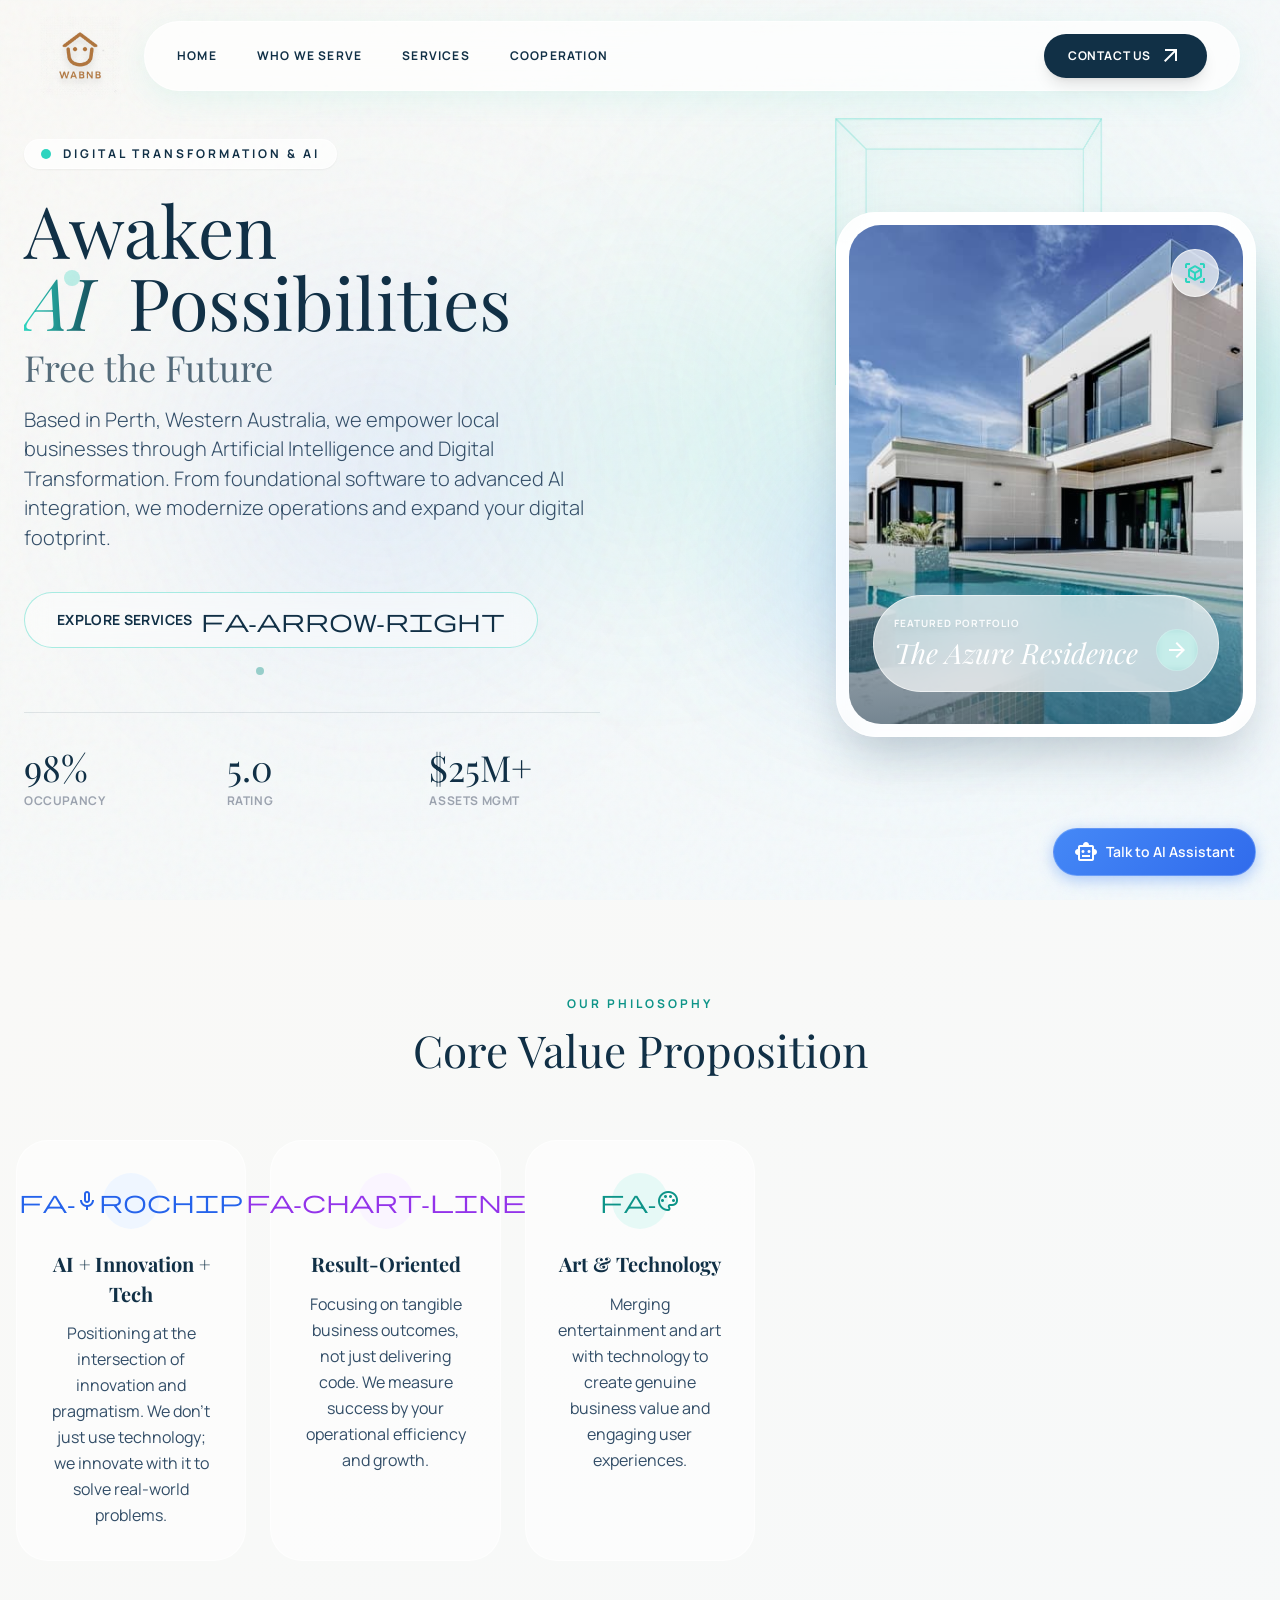
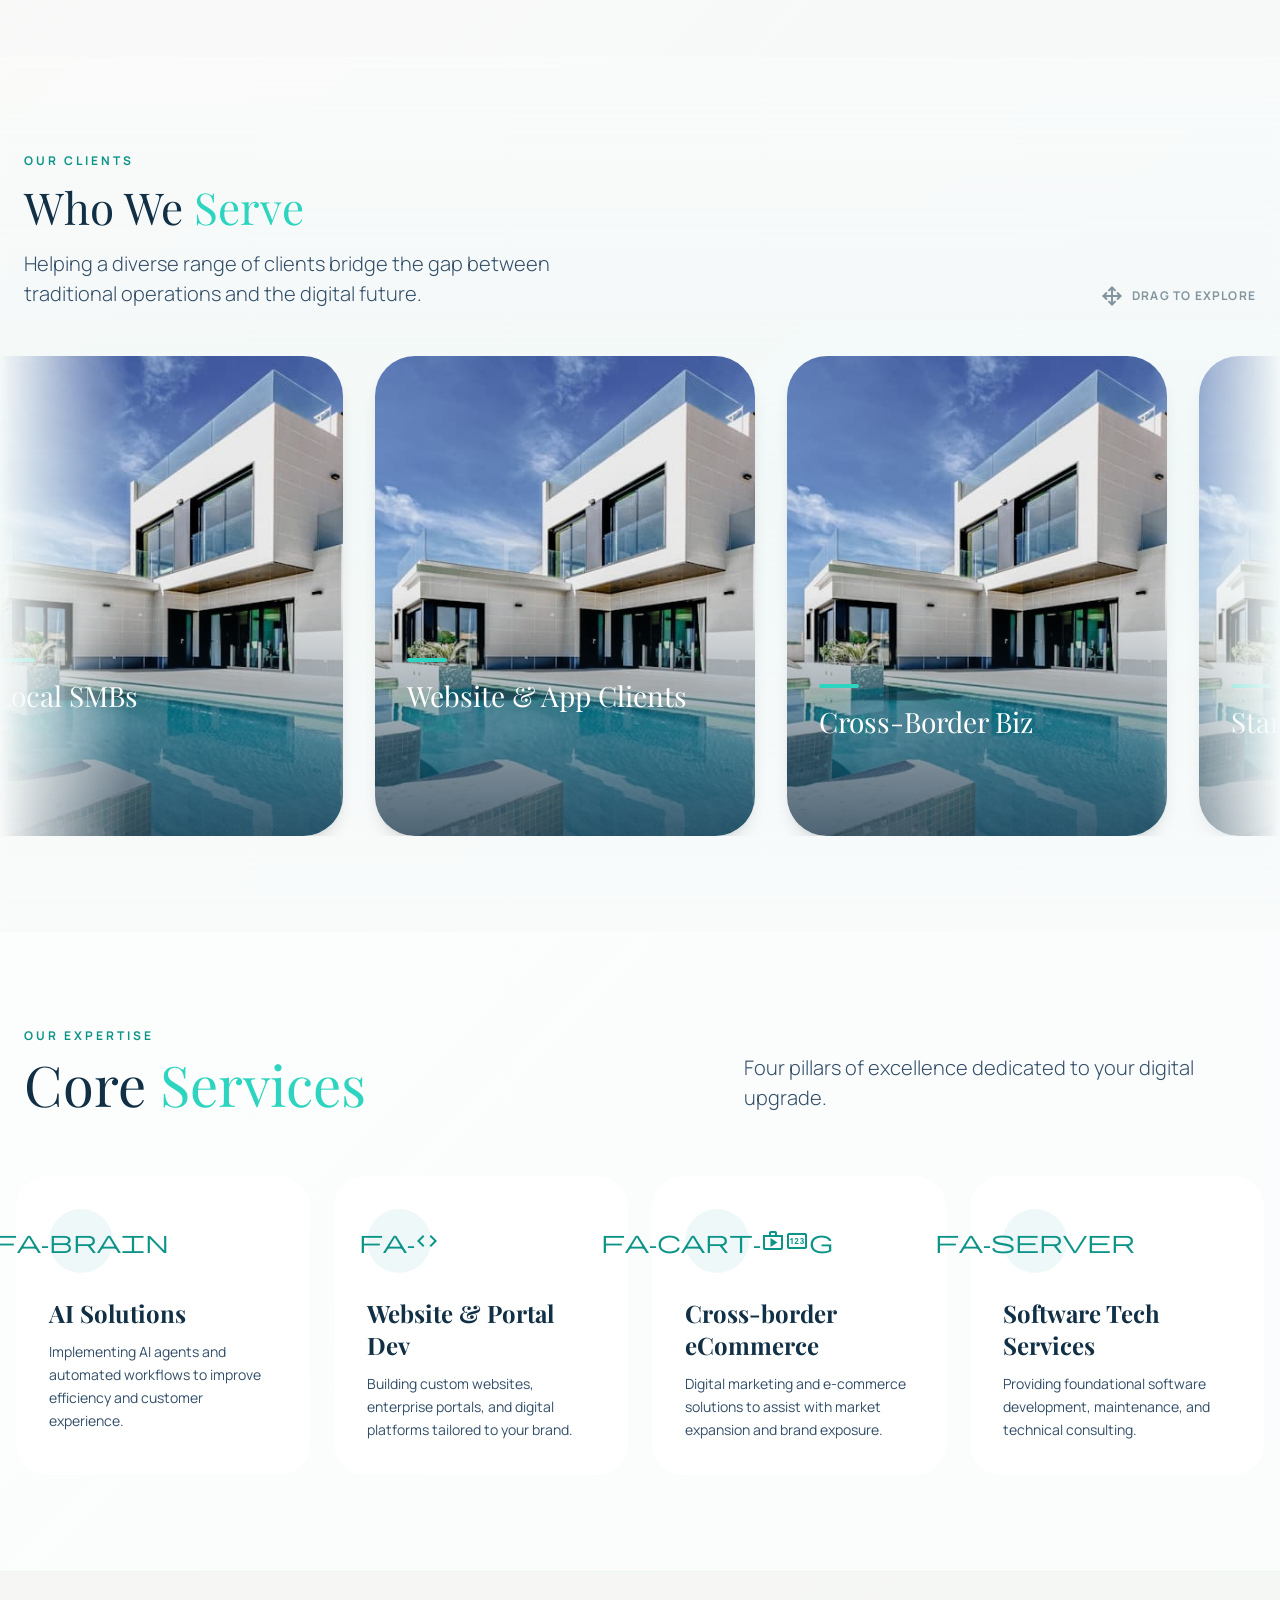
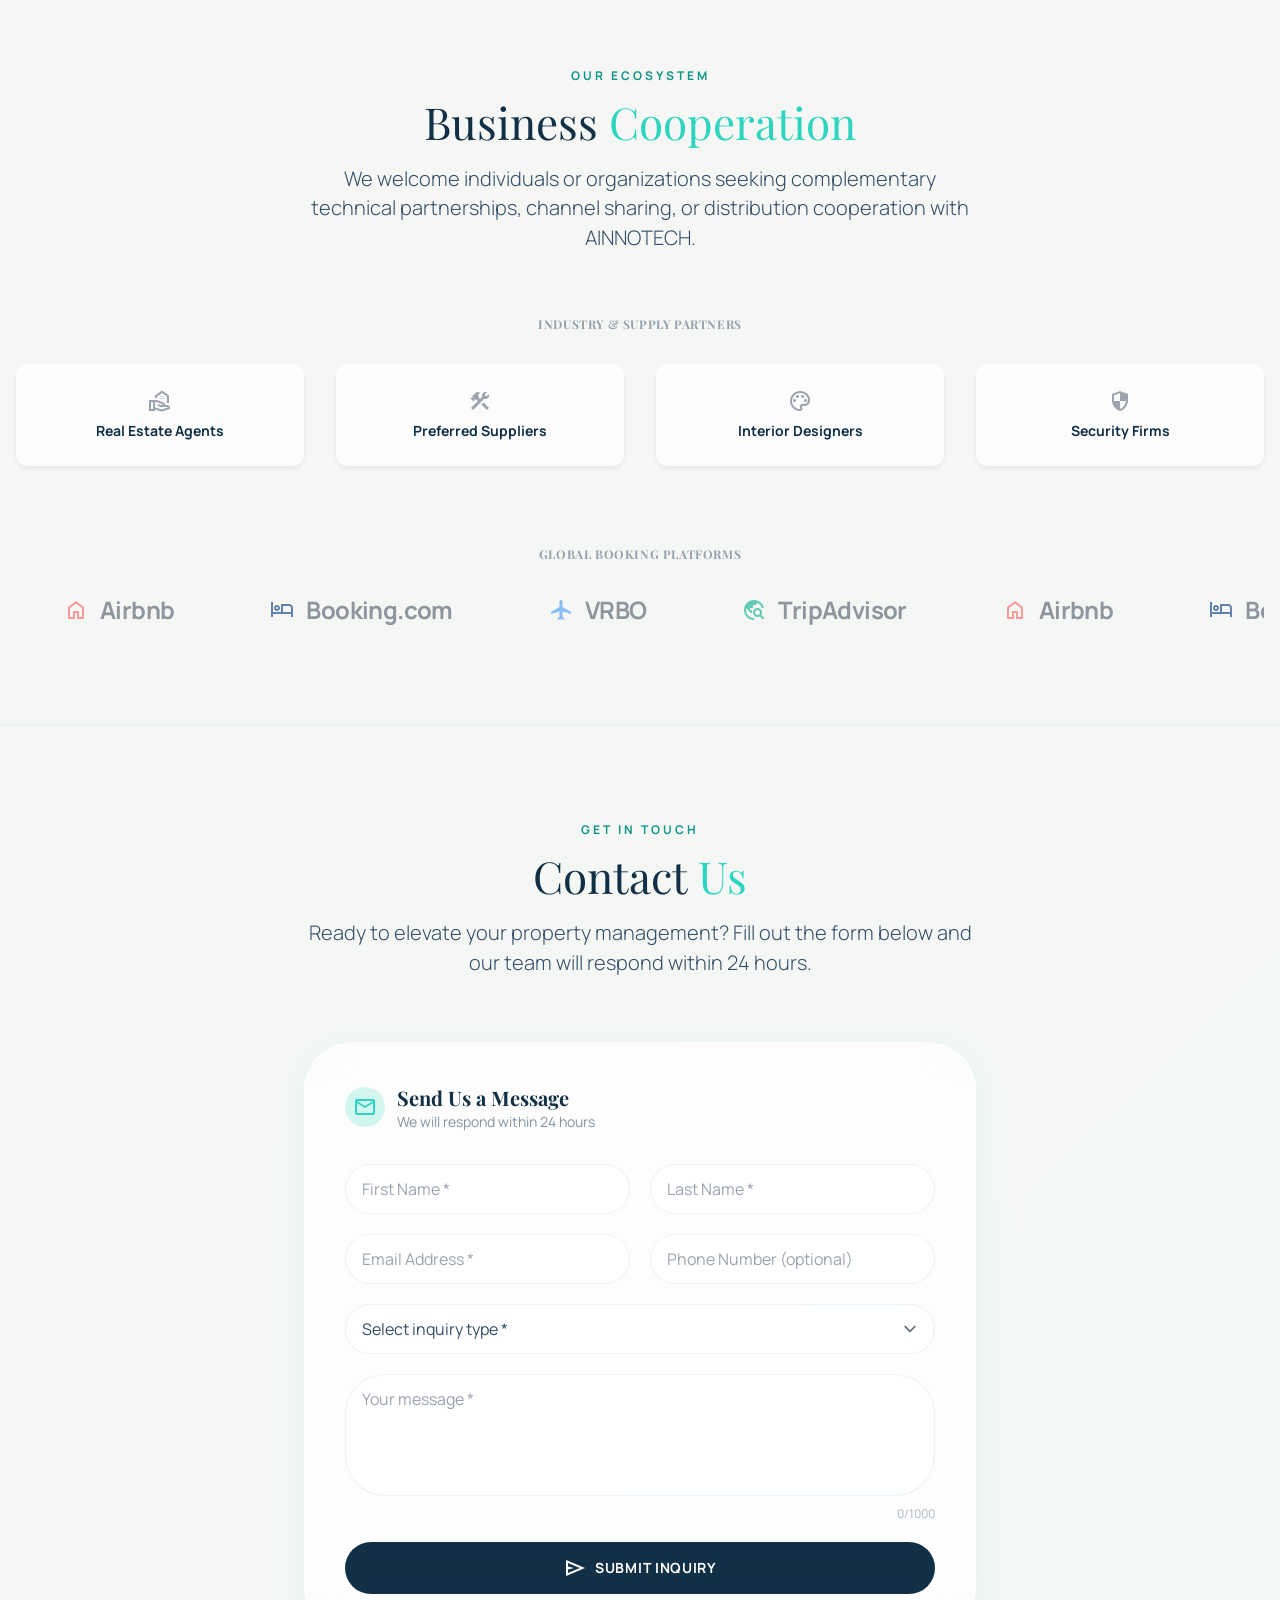
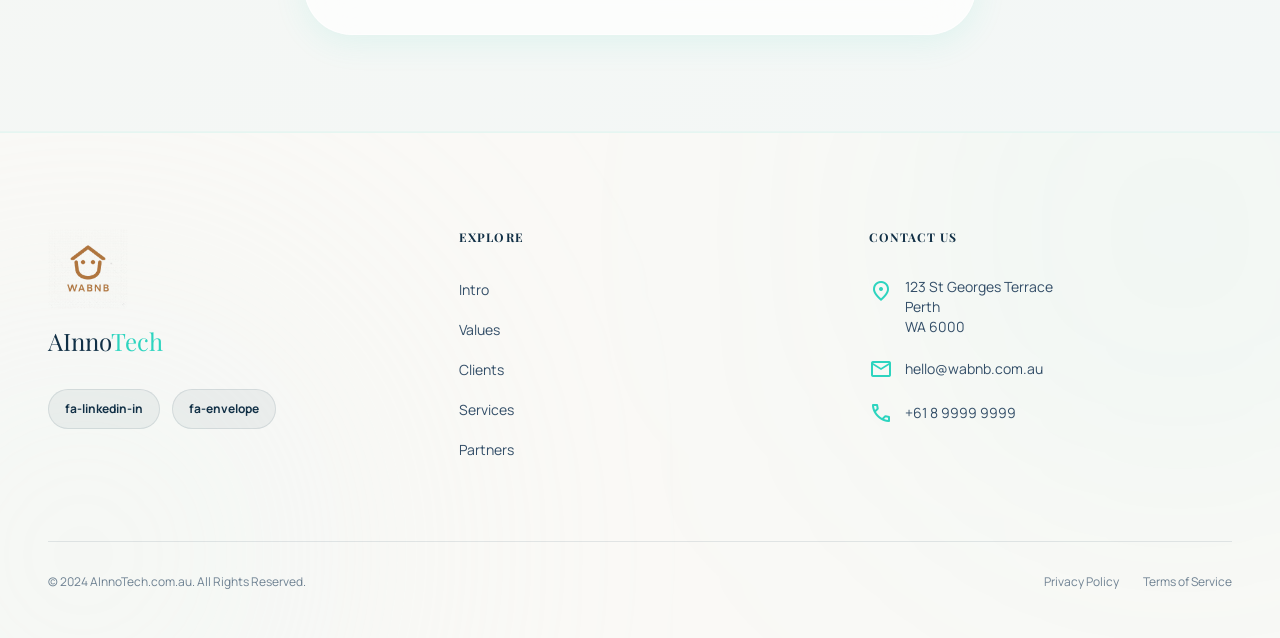
<file: index.html>
<!DOCTYPE html><html lang="en" class="scroll-smooth"><head><meta charSet="utf-8"/><meta name="viewport" content="width=device-width, initial-scale=1"/><link rel="preload" as="image" href="/logo.png"/><link rel="preload" as="image" imageSrcSet="/_next/image/photo-1600596542815-ffad4c1539a9.jpg" imageSizes="100vw"/><link rel="stylesheet" href="/_next/static/chunks/0d4aea7abd481a77.css" data-precedence="next"/><link rel="preload" as="script" fetchPriority="low" href="/_next/static/chunks/dde4c9d3bcfd285a.js"/><script src="/_next/static/chunks/04f5aff94aec4967.js" async=""></script><script src="/_next/static/chunks/b3c161c4ef127041.js" async=""></script><script src="/_next/static/chunks/c73db9c49df81873.js" async=""></script><script src="/_next/static/chunks/turbopack-b2dae3a38636dbe2.js" async=""></script><script src="/_next/static/chunks/51b80534a0ff1508.js" async=""></script><script src="/_next/static/chunks/c6abf81f62dc26da.js" async=""></script><script src="/_next/static/chunks/2caa33a942c5f527.js" async=""></script><script src="/_next/static/chunks/59983278a34fd25c.js" async=""></script><script src="/_next/static/chunks/bf3207e83b353d14.js" async=""></script><script src="/_next/static/chunks/a6bf93cfc6e2f550.js" async=""></script><link rel="preload" href="https://fonts.googleapis.com/css2?family=Manrope:wght@300;400;500;600;700;800&amp;family=Playfair+Display:ital,wght@0,400;0,500;0,600;0,700;1,400;1,500&amp;display=swap" as="style"/><link rel="preload" href="https://fonts.googleapis.com/css2?family=Material+Symbols+Outlined:opsz,wght,FILL,GRAD@20..48,100..700,0..1,-50..200&amp;display=swap" as="style"/><link rel="icon" href="/favicon.ico" sizes="any"/><link rel="preconnect" href="https://fonts.googleapis.com"/><link rel="preconnect" href="https://fonts.gstatic.com" crossorigin="anonymous"/><title>AInnoTech | Awaken AI Possibilities</title><meta name="description" content="Based in Perth, Western Australia, we empower local businesses through Artificial Intelligence and Digital Transformation."/><meta name="keywords" content="AI, Digital Transformation, Perth, Western Australia, Software Development"/><meta name="robots" content="index, follow"/><meta name="googlebot" content="index, follow, max-video-preview:-1, max-image-preview:large, max-snippet:-1"/><link rel="canonical" href="https://wabnb.com.au"/><meta property="og:title" content="AInnoTech | Awaken AI Possibilities"/><meta property="og:description" content="Based in Perth, Western Australia, we empower local businesses through Artificial Intelligence and Digital Transformation."/><meta property="og:url" content="https://wabnb.com.au"/><meta property="og:site_name" content="WABNB"/><meta property="og:locale" content="en_AU"/><meta property="og:image" content="https://wabnb.com.au/og-image.png"/><meta property="og:image:width" content="1200"/><meta property="og:image:height" content="630"/><meta property="og:image:alt" content="WABNB - Premium Property Management in Western Australia"/><meta property="og:type" content="website"/><meta name="twitter:card" content="summary_large_image"/><meta name="twitter:title" content="AInnoTech | Awaken AI Possibilities"/><meta name="twitter:description" content="Based in Perth, Western Australia, we empower local businesses through Artificial Intelligence and Digital Transformation."/><meta name="twitter:image" content="https://wabnb.com.au/og-image.png"/><link href="https://fonts.googleapis.com/css2?family=Manrope:wght@300;400;500;600;700;800&amp;family=Playfair+Display:ital,wght@0,400;0,500;0,600;0,700;1,400;1,500&amp;display=swap" rel="stylesheet"/><link href="https://fonts.googleapis.com/css2?family=Material+Symbols+Outlined:opsz,wght,FILL,GRAD@20..48,100..700,0..1,-50..200&amp;display=swap" rel="stylesheet"/><script type="application/ld+json">{"@context":"https://schema.org","@graph":[{"@type":"LocalBusiness","@id":"https://wabnb.com.au/#business","name":"WABNB Group","description":"Redefining luxury property management in Western Australia.","url":"https://wabnb.com.au","telephone":"+61 8 9999 9999","email":"hello@wabnb.com.au","address":{"@type":"PostalAddress","streetAddress":"123 St Georges Terrace","addressLocality":"Perth","addressRegion":"WA","postalCode":"6000","addressCountry":"AU"},"areaServed":{"@type":"State","name":"Western Australia"},"serviceType":["Property Management","Short-Term Rental Management","Airbnb Management"]},{"@type":"Organization","@id":"https://wabnb.com.au/#organization","name":"WABNB Group","url":"https://wabnb.com.au"},{"@type":"WebSite","@id":"https://wabnb.com.au/#website","url":"https://wabnb.com.au","name":"WABNB","publisher":{"@id":"https://wabnb.com.au/#organization"}}]}</script><script src="/_next/static/chunks/a6dad97d9634a72d.js" noModule=""></script></head><body class="antialiased text-text-body font-sans selection:bg-jelly-turquoise/30 selection:text-ocean-deep"><div hidden=""><!--$--><!--/$--></div><!--$--><!--/$--><div class="bg-noise"></div><button class="fixed bottom-6 left-6 z-50 w-12 h-12 bg-slate-800/90 hover:bg-blue-600 text-white rounded-full shadow-lg transition-all duration-300 flex items-center justify-center backdrop-blur-sm opacity-0 translate-y-4 pointer-events-none" aria-label="Back to top"><span class="material-symbols-outlined">arrow_upward</span></button><main class="relative"><!--$!--><template data-dgst="BAILOUT_TO_CLIENT_SIDE_RENDERING"></template><!--/$--><nav class="fixed top-0 z-50 w-full px-4 py-4 md:px-10 flex justify-center transition-all duration-300"><div class="flex items-center gap-4 md:gap-6 w-full max-w-[1400px]"><a href="#intro" class="flex-shrink-0 group"><img src="/logo.png" alt="AInno Logo" class="h-14 md:h-16 lg:h-20 w-auto object-contain transition-transform group-hover:scale-105 drop-shadow-lg"/></a><div class="flex items-center justify-between flex-1 glass-panel px-6 md:px-8 py-3 rounded-full shadow-glass transition-all duration-500 hover:shadow-glow backdrop-blur-xl bg-white/40"><div class="hidden lg:flex items-center gap-8 xl:gap-10"><a href="#home" class="text-ocean-deep hover:text-jelly-turquoise text-xs font-bold uppercase tracking-widest transition-colors duration-300">Home</a><a href="#who-we-serve" class="text-ocean-deep hover:text-jelly-turquoise text-xs font-bold uppercase tracking-widest transition-colors duration-300">Who We Serve</a><a href="#services" class="text-ocean-deep hover:text-jelly-turquoise text-xs font-bold uppercase tracking-widest transition-colors duration-300">Services</a><a href="#cooperation" class="text-ocean-deep hover:text-jelly-turquoise text-xs font-bold uppercase tracking-widest transition-colors duration-300">Cooperation</a></div><div class="lg:hidden flex-1"></div><a href="#contact" class="hidden sm:flex items-center gap-2 bg-ocean-deep text-white px-6 py-2.5 rounded-full text-xs font-bold uppercase tracking-wider btn-slide-gradient shadow-lg"><span>Contact Us</span><span class="material-symbols-outlined text-[16px]">arrow_outward</span></a><button class="lg:hidden p-2 text-ocean-deep"><span class="material-symbols-outlined text-3xl">menu</span></button></div></div></nav><header id="intro" class="relative w-full min-h-screen flex items-center justify-center overflow-hidden pt-32 pb-20"><div class="relative z-10 w-full max-w-[1400px] mx-auto px-6 grid lg:grid-cols-2 gap-16 lg:gap-20 items-center"><div class="flex flex-col items-start text-left reveal-on-scroll order-2 lg:order-1"><div class="mb-6 inline-flex items-center gap-3 px-4 py-1.5 rounded-full glass-panel border border-jelly-turquoise/30 shadow-sm animate-float" style="animation-duration:6s"><span class="flex h-2.5 w-2.5 rounded-full bg-jelly-turquoise animate-pulse"></span><span class="text-ocean-deep text-[10px] md:text-xs font-bold tracking-[0.25em] uppercase">Digital Transformation &amp; AI</span></div><h1 class="text-5xl md:text-6xl xl:text-7xl font-serif text-ocean-deep leading-[1.1] mb-2">Awaken <!-- --> <br/><span class="text-transparent bg-clip-text bg-gradient-to-r from-jelly-turquoise to-ocean-deep italic pr-4">AI</span> Possibilities</h1><p class="text-2xl md:text-3xl font-serif text-ocean-deep/70 mb-4">Free the Future</p><p class="text-text-body text-base md:text-lg font-light max-w-xl mb-10 leading-relaxed">Based in Perth, Western Australia, we empower local businesses through Artificial Intelligence and Digital Transformation. From foundational software to advanced AI integration, we modernize operations and expand your digital footprint.</p><div class="flex flex-wrap gap-4 w-full"><a href="#services" class="group h-14 px-8 rounded-full text-sm font-bold uppercase tracking-wide flex items-center justify-center gap-2 bg-white/40 backdrop-blur-md border border-jelly-turquoise/40 text-ocean-deep hover:bg-jelly-turquoise/20 hover:border-jelly-turquoise hover:shadow-[0_8px_30px_rgba(45,212,191,0.3)] transition-all duration-300 ease-out hover:-translate-y-1 hover:scale-[1.02]"><span>Explore Services</span><span class="material-symbols-outlined text-lg transition-transform duration-300 group-hover:translate-x-1">fa-arrow-right</span></a></div><div class="mt-16 grid grid-cols-3 gap-8 w-full border-t border-ocean-deep/10 pt-8"><div class="group cursor-default"><p class="text-3xl font-serif text-ocean-deep group-hover:text-jelly-dark transition-colors">98%</p><p class="text-xs font-bold text-gray-400 uppercase tracking-wider mt-1">Occupancy</p></div><div class="group cursor-default"><p class="text-3xl font-serif text-ocean-deep group-hover:text-jelly-dark transition-colors">5.0</p><p class="text-xs font-bold text-gray-400 uppercase tracking-wider mt-1">Rating</p></div><div class="group cursor-default"><p class="text-3xl font-serif text-ocean-deep group-hover:text-jelly-dark transition-colors">$25M+</p><p class="text-xs font-bold text-gray-400 uppercase tracking-wider mt-1">Assets Mgmt</p></div></div></div><div class="relative w-full h-[500px] flex items-center justify-center lg:justify-end reveal-on-scroll order-1 lg:order-2" style="perspective:1000px"><div class="relative w-[320px] md:w-[420px] aspect-[4/5] rounded-[2.5rem] bg-white cursor-pointer group animate-float" style="transform:rotateX(0deg) rotateY(0deg) scale(1);box-shadow:0 25px 50px -12px rgba(17, 48, 70, 0.25);transform-style:preserve-3d;transition:box-shadow 0.3s ease"><div class="absolute inset-0 rounded-[2.5rem] overflow-hidden p-3 bg-white/60 backdrop-blur-md border border-white/50"><div class="relative w-full h-full rounded-[2rem] overflow-hidden"><img alt="Luxury Modern Villa Hero" decoding="async" data-nimg="fill" class="object-cover transition-transform duration-1000 group-hover:scale-110" style="position:absolute;height:100%;width:100%;left:0;top:0;right:0;bottom:0;color:transparent" sizes="100vw" srcSet="/_next/image/photo-1600596542815-ffad4c1539a9.jpg"/><div class="absolute inset-0 bg-gradient-to-t from-ocean-deep/60 via-transparent to-transparent opacity-90"></div><div class="absolute top-6 right-6 transition-transform duration-500 group-hover:-translate-y-2"><div class="h-12 w-12 rounded-full glass-panel flex items-center justify-center text-jelly-turquoise shadow-lg border border-jelly-turquoise/20"><span class="material-symbols-outlined text-xl">view_in_ar</span></div></div><div class="absolute bottom-8 left-6 right-6 transition-transform duration-500 group-hover:-translate-y-2"><div class="glass-panel p-5 rounded-2xl border-white/30 bg-white/20 backdrop-blur-xl hover:bg-white/30 transition-colors"><div class="flex justify-between items-end"><div><p class="text-[10px] text-white/90 uppercase tracking-widest mb-1 font-bold drop-shadow-md">Featured Portfolio</p><h3 class="text-2xl text-white font-serif italic">The Azure Residence</h3></div><span class="material-symbols-outlined text-white bg-jelly-turquoise/20 p-2 rounded-full backdrop-blur-sm border border-white/20">arrow_forward</span></div></div></div></div></div><div class="absolute -z-10 top-[20%] -right-[15%] w-40 h-40 bg-jelly-turquoise/30 rounded-full blur-3xl animate-pulse"></div><div class="absolute -z-10 bottom-[10%] -left-[15%] w-56 h-56 bg-blue-400/20 rounded-full blur-3xl"></div></div></div></div></header><section id="values" class="py-24 px-4 relative z-10"><div class="max-w-[1400px] mx-auto"><div class="text-center mb-16 reveal-on-scroll"><span class="text-jelly-dark font-bold tracking-[0.25em] uppercase text-xs mb-3 block">Our Philosophy</span><h2 class="text-3xl md:text-4xl font-serif text-ocean-deep">Core Value Proposition</h2></div><div class="grid grid-cols-1 md:grid-cols-2 lg:grid-cols-5 gap-6"><div class="glass-card p-8 rounded-[2rem] reveal-on-scroll flex flex-col items-center text-center group cursor-default" style="transition-delay:0ms"><div class="w-14 h-14 rounded-full bg-blue-50 flex items-center justify-center text-blue-600 mb-5 group-hover:bg-blue-600 group-hover:text-white group-hover:scale-110 transition-all duration-300"><span class="material-symbols-outlined text-2xl">fa-microchip</span></div><h3 class="text-lg font-bold mb-3 text-ocean-deep font-serif">AI + Innovation + Tech</h3><p class="text-text-body text-base leading-relaxed">Positioning at the intersection of innovation and pragmatism. We don&#x27;t just use technology; we innovate with it to solve real-world problems.</p></div><div class="glass-card p-8 rounded-[2rem] reveal-on-scroll flex flex-col items-center text-center group cursor-default" style="transition-delay:100ms"><div class="w-14 h-14 rounded-full bg-purple-50 flex items-center justify-center text-purple-600 mb-5 group-hover:bg-purple-600 group-hover:text-white group-hover:scale-110 transition-all duration-300"><span class="material-symbols-outlined text-2xl">fa-chart-line</span></div><h3 class="text-lg font-bold mb-3 text-ocean-deep font-serif">Result-Oriented</h3><p class="text-text-body text-base leading-relaxed">Focusing on tangible business outcomes, not just delivering code. We measure success by your operational efficiency and growth.</p></div><div class="glass-card p-8 rounded-[2rem] reveal-on-scroll flex flex-col items-center text-center group cursor-default" style="transition-delay:200ms"><div class="w-14 h-14 rounded-full bg-jelly-turquoise/10 flex items-center justify-center text-jelly-dark mb-5 group-hover:bg-jelly-turquoise group-hover:text-white group-hover:scale-110 transition-all duration-300"><span class="material-symbols-outlined text-2xl">fa-palette</span></div><h3 class="text-lg font-bold mb-3 text-ocean-deep font-serif">Art &amp; Technology</h3><p class="text-text-body text-base leading-relaxed">Merging entertainment and art with technology to create genuine business value and engaging user experiences.</p></div></div></div></section><section id="clients" class="py-24 bg-white/30 backdrop-blur-sm relative z-10 overflow-hidden"><div class="absolute inset-0 bg-gradient-to-b from-white/0 via-jelly-light/30 to-white/0 pointer-events-none"></div><div class="max-w-[1400px] mx-auto px-6 mb-12 flex flex-col md:flex-row justify-between items-end reveal-on-scroll"><div><span class="text-jelly-dark font-bold tracking-[0.25em] uppercase text-xs mb-3 block">Our Clients</span><h2 class="text-3xl md:text-4xl font-serif text-ocean-deep">Who We <span class="text-jelly-turquoise"> <!-- -->Serve</span></h2><p class="text-text-body text-lg mt-4 max-w-xl font-light">Helping a diverse range of clients bridge the gap between traditional operations and the digital future.</p></div><div class="hidden md:flex gap-3"><div class="text-xs font-bold uppercase tracking-widest text-ocean-deep/50 flex items-center gap-2"><span class="material-symbols-outlined text-sm">drag_pan</span>Drag to explore</div></div></div><div class="infinite-slider-wrapper"><div class="infinite-slider-track" style="transform:translateX(0px)"><div class="slider-card relative rounded-[2.5rem] overflow-hidden group shadow-lg hover:shadow-2xl"><div class="absolute inset-0"><img alt="Local SMBs" loading="lazy" decoding="async" data-nimg="fill" class="object-cover transition-transform duration-1000 group-hover:scale-110" style="position:absolute;height:100%;width:100%;left:0;top:0;right:0;bottom:0;color:transparent" sizes="100vw" srcSet="/_next/image/photo-1600596542815-ffad4c1539a9.jpg"/><div class="absolute inset-0 bg-gradient-to-t from-ocean-deep/90 via-transparent to-transparent opacity-80 transition-opacity duration-500 group-hover:opacity-90"></div></div><div class="absolute bottom-0 left-0 p-8 w-full z-10"><div class="w-10 h-1 bg-jelly-turquoise mb-4 rounded-full"></div><h3 class="text-2xl text-white font-serif mb-3">Local SMBs</h3><p class="text-white/90 text-base leading-relaxed translate-y-4 opacity-0 group-hover:translate-y-0 group-hover:opacity-100 transition-all duration-500">Perth &amp; Australia business owners seeking modernization, automation, or technical solutions.</p></div></div><div class="slider-card relative rounded-[2.5rem] overflow-hidden group shadow-lg hover:shadow-2xl"><div class="absolute inset-0"><img alt="Website &amp; App Clients" loading="lazy" decoding="async" data-nimg="fill" class="object-cover transition-transform duration-1000 group-hover:scale-110" style="position:absolute;height:100%;width:100%;left:0;top:0;right:0;bottom:0;color:transparent" sizes="100vw" srcSet="/_next/image/photo-1600596542815-ffad4c1539a9.jpg"/><div class="absolute inset-0 bg-gradient-to-t from-ocean-deep/90 via-transparent to-transparent opacity-80 transition-opacity duration-500 group-hover:opacity-90"></div></div><div class="absolute bottom-0 left-0 p-8 w-full z-10"><div class="w-10 h-1 bg-jelly-turquoise mb-4 rounded-full"></div><h3 class="text-2xl text-white font-serif mb-3">Website &amp; App Clients</h3><p class="text-white/90 text-base leading-relaxed translate-y-4 opacity-0 group-hover:translate-y-0 group-hover:opacity-100 transition-all duration-500">Clients looking to enhance brand image and efficiency through custom digital platforms.</p></div></div><div class="slider-card relative rounded-[2.5rem] overflow-hidden group shadow-lg hover:shadow-2xl"><div class="absolute inset-0"><img alt="Cross-Border Biz" loading="lazy" decoding="async" data-nimg="fill" class="object-cover transition-transform duration-1000 group-hover:scale-110" style="position:absolute;height:100%;width:100%;left:0;top:0;right:0;bottom:0;color:transparent" sizes="100vw" srcSet="/_next/image/photo-1600596542815-ffad4c1539a9.jpg"/><div class="absolute inset-0 bg-gradient-to-t from-ocean-deep/90 via-transparent to-transparent opacity-80 transition-opacity duration-500 group-hover:opacity-90"></div></div><div class="absolute bottom-0 left-0 p-8 w-full z-10"><div class="w-10 h-1 bg-jelly-turquoise mb-4 rounded-full"></div><h3 class="text-2xl text-white font-serif mb-3">Cross-Border Biz</h3><p class="text-white/90 text-base leading-relaxed translate-y-4 opacity-0 group-hover:translate-y-0 group-hover:opacity-100 transition-all duration-500">Companies bridging Australian and global markets via e-commerce and marketing.</p></div></div><div class="slider-card relative rounded-[2.5rem] overflow-hidden group shadow-lg hover:shadow-2xl"><div class="absolute inset-0"><img alt="Startups" loading="lazy" decoding="async" data-nimg="fill" class="object-cover transition-transform duration-1000 group-hover:scale-110" style="position:absolute;height:100%;width:100%;left:0;top:0;right:0;bottom:0;color:transparent" sizes="100vw" srcSet="/_next/image/photo-1600596542815-ffad4c1539a9.jpg"/><div class="absolute inset-0 bg-gradient-to-t from-ocean-deep/90 via-transparent to-transparent opacity-80 transition-opacity duration-500 group-hover:opacity-90"></div></div><div class="absolute bottom-0 left-0 p-8 w-full z-10"><div class="w-10 h-1 bg-jelly-turquoise mb-4 rounded-full"></div><h3 class="text-2xl text-white font-serif mb-3">Startups</h3><p class="text-white/90 text-base leading-relaxed translate-y-4 opacity-0 group-hover:translate-y-0 group-hover:opacity-100 transition-all duration-500">Innovators looking for technical partners to build their MVPs or scalable platforms.</p></div></div><div class="slider-card relative rounded-[2.5rem] overflow-hidden group shadow-lg hover:shadow-2xl"><div class="absolute inset-0"><img alt="Local SMBs" loading="lazy" decoding="async" data-nimg="fill" class="object-cover transition-transform duration-1000 group-hover:scale-110" style="position:absolute;height:100%;width:100%;left:0;top:0;right:0;bottom:0;color:transparent" sizes="100vw" srcSet="/_next/image/photo-1600596542815-ffad4c1539a9.jpg"/><div class="absolute inset-0 bg-gradient-to-t from-ocean-deep/90 via-transparent to-transparent opacity-80 transition-opacity duration-500 group-hover:opacity-90"></div></div><div class="absolute bottom-0 left-0 p-8 w-full z-10"><div class="w-10 h-1 bg-jelly-turquoise mb-4 rounded-full"></div><h3 class="text-2xl text-white font-serif mb-3">Local SMBs</h3><p class="text-white/90 text-base leading-relaxed translate-y-4 opacity-0 group-hover:translate-y-0 group-hover:opacity-100 transition-all duration-500">Perth &amp; Australia business owners seeking modernization, automation, or technical solutions.</p></div></div><div class="slider-card relative rounded-[2.5rem] overflow-hidden group shadow-lg hover:shadow-2xl"><div class="absolute inset-0"><img alt="Website &amp; App Clients" loading="lazy" decoding="async" data-nimg="fill" class="object-cover transition-transform duration-1000 group-hover:scale-110" style="position:absolute;height:100%;width:100%;left:0;top:0;right:0;bottom:0;color:transparent" sizes="100vw" srcSet="/_next/image/photo-1600596542815-ffad4c1539a9.jpg"/><div class="absolute inset-0 bg-gradient-to-t from-ocean-deep/90 via-transparent to-transparent opacity-80 transition-opacity duration-500 group-hover:opacity-90"></div></div><div class="absolute bottom-0 left-0 p-8 w-full z-10"><div class="w-10 h-1 bg-jelly-turquoise mb-4 rounded-full"></div><h3 class="text-2xl text-white font-serif mb-3">Website &amp; App Clients</h3><p class="text-white/90 text-base leading-relaxed translate-y-4 opacity-0 group-hover:translate-y-0 group-hover:opacity-100 transition-all duration-500">Clients looking to enhance brand image and efficiency through custom digital platforms.</p></div></div><div class="slider-card relative rounded-[2.5rem] overflow-hidden group shadow-lg hover:shadow-2xl"><div class="absolute inset-0"><img alt="Cross-Border Biz" loading="lazy" decoding="async" data-nimg="fill" class="object-cover transition-transform duration-1000 group-hover:scale-110" style="position:absolute;height:100%;width:100%;left:0;top:0;right:0;bottom:0;color:transparent" sizes="100vw" srcSet="/_next/image/photo-1600596542815-ffad4c1539a9.jpg"/><div class="absolute inset-0 bg-gradient-to-t from-ocean-deep/90 via-transparent to-transparent opacity-80 transition-opacity duration-500 group-hover:opacity-90"></div></div><div class="absolute bottom-0 left-0 p-8 w-full z-10"><div class="w-10 h-1 bg-jelly-turquoise mb-4 rounded-full"></div><h3 class="text-2xl text-white font-serif mb-3">Cross-Border Biz</h3><p class="text-white/90 text-base leading-relaxed translate-y-4 opacity-0 group-hover:translate-y-0 group-hover:opacity-100 transition-all duration-500">Companies bridging Australian and global markets via e-commerce and marketing.</p></div></div><div class="slider-card relative rounded-[2.5rem] overflow-hidden group shadow-lg hover:shadow-2xl"><div class="absolute inset-0"><img alt="Startups" loading="lazy" decoding="async" data-nimg="fill" class="object-cover transition-transform duration-1000 group-hover:scale-110" style="position:absolute;height:100%;width:100%;left:0;top:0;right:0;bottom:0;color:transparent" sizes="100vw" srcSet="/_next/image/photo-1600596542815-ffad4c1539a9.jpg"/><div class="absolute inset-0 bg-gradient-to-t from-ocean-deep/90 via-transparent to-transparent opacity-80 transition-opacity duration-500 group-hover:opacity-90"></div></div><div class="absolute bottom-0 left-0 p-8 w-full z-10"><div class="w-10 h-1 bg-jelly-turquoise mb-4 rounded-full"></div><h3 class="text-2xl text-white font-serif mb-3">Startups</h3><p class="text-white/90 text-base leading-relaxed translate-y-4 opacity-0 group-hover:translate-y-0 group-hover:opacity-100 transition-all duration-500">Innovators looking for technical partners to build their MVPs or scalable platforms.</p></div></div><div class="slider-card relative rounded-[2.5rem] overflow-hidden group shadow-lg hover:shadow-2xl"><div class="absolute inset-0"><img alt="Local SMBs" loading="lazy" decoding="async" data-nimg="fill" class="object-cover transition-transform duration-1000 group-hover:scale-110" style="position:absolute;height:100%;width:100%;left:0;top:0;right:0;bottom:0;color:transparent" sizes="100vw" srcSet="/_next/image/photo-1600596542815-ffad4c1539a9.jpg"/><div class="absolute inset-0 bg-gradient-to-t from-ocean-deep/90 via-transparent to-transparent opacity-80 transition-opacity duration-500 group-hover:opacity-90"></div></div><div class="absolute bottom-0 left-0 p-8 w-full z-10"><div class="w-10 h-1 bg-jelly-turquoise mb-4 rounded-full"></div><h3 class="text-2xl text-white font-serif mb-3">Local SMBs</h3><p class="text-white/90 text-base leading-relaxed translate-y-4 opacity-0 group-hover:translate-y-0 group-hover:opacity-100 transition-all duration-500">Perth &amp; Australia business owners seeking modernization, automation, or technical solutions.</p></div></div><div class="slider-card relative rounded-[2.5rem] overflow-hidden group shadow-lg hover:shadow-2xl"><div class="absolute inset-0"><img alt="Website &amp; App Clients" loading="lazy" decoding="async" data-nimg="fill" class="object-cover transition-transform duration-1000 group-hover:scale-110" style="position:absolute;height:100%;width:100%;left:0;top:0;right:0;bottom:0;color:transparent" sizes="100vw" srcSet="/_next/image/photo-1600596542815-ffad4c1539a9.jpg"/><div class="absolute inset-0 bg-gradient-to-t from-ocean-deep/90 via-transparent to-transparent opacity-80 transition-opacity duration-500 group-hover:opacity-90"></div></div><div class="absolute bottom-0 left-0 p-8 w-full z-10"><div class="w-10 h-1 bg-jelly-turquoise mb-4 rounded-full"></div><h3 class="text-2xl text-white font-serif mb-3">Website &amp; App Clients</h3><p class="text-white/90 text-base leading-relaxed translate-y-4 opacity-0 group-hover:translate-y-0 group-hover:opacity-100 transition-all duration-500">Clients looking to enhance brand image and efficiency through custom digital platforms.</p></div></div><div class="slider-card relative rounded-[2.5rem] overflow-hidden group shadow-lg hover:shadow-2xl"><div class="absolute inset-0"><img alt="Cross-Border Biz" loading="lazy" decoding="async" data-nimg="fill" class="object-cover transition-transform duration-1000 group-hover:scale-110" style="position:absolute;height:100%;width:100%;left:0;top:0;right:0;bottom:0;color:transparent" sizes="100vw" srcSet="/_next/image/photo-1600596542815-ffad4c1539a9.jpg"/><div class="absolute inset-0 bg-gradient-to-t from-ocean-deep/90 via-transparent to-transparent opacity-80 transition-opacity duration-500 group-hover:opacity-90"></div></div><div class="absolute bottom-0 left-0 p-8 w-full z-10"><div class="w-10 h-1 bg-jelly-turquoise mb-4 rounded-full"></div><h3 class="text-2xl text-white font-serif mb-3">Cross-Border Biz</h3><p class="text-white/90 text-base leading-relaxed translate-y-4 opacity-0 group-hover:translate-y-0 group-hover:opacity-100 transition-all duration-500">Companies bridging Australian and global markets via e-commerce and marketing.</p></div></div><div class="slider-card relative rounded-[2.5rem] overflow-hidden group shadow-lg hover:shadow-2xl"><div class="absolute inset-0"><img alt="Startups" loading="lazy" decoding="async" data-nimg="fill" class="object-cover transition-transform duration-1000 group-hover:scale-110" style="position:absolute;height:100%;width:100%;left:0;top:0;right:0;bottom:0;color:transparent" sizes="100vw" srcSet="/_next/image/photo-1600596542815-ffad4c1539a9.jpg"/><div class="absolute inset-0 bg-gradient-to-t from-ocean-deep/90 via-transparent to-transparent opacity-80 transition-opacity duration-500 group-hover:opacity-90"></div></div><div class="absolute bottom-0 left-0 p-8 w-full z-10"><div class="w-10 h-1 bg-jelly-turquoise mb-4 rounded-full"></div><h3 class="text-2xl text-white font-serif mb-3">Startups</h3><p class="text-white/90 text-base leading-relaxed translate-y-4 opacity-0 group-hover:translate-y-0 group-hover:opacity-100 transition-all duration-500">Innovators looking for technical partners to build their MVPs or scalable platforms.</p></div></div></div></div></section><section id="services" class="py-24 px-4 bg-white/60 relative z-10"><div class="max-w-[1400px] mx-auto"><div class="flex flex-col md:flex-row justify-between items-end mb-16 px-2 reveal-on-scroll"><div><span class="text-jelly-dark font-bold tracking-[0.25em] uppercase text-xs mb-3 block">Our Expertise</span><h2 class="text-4xl md:text-5xl font-serif text-ocean-deep max-w-2xl">Core <span class="text-jelly-turquoise"> <!-- -->Services</span></h2></div><p class="text-text-body text-lg mt-6 md:mt-0 max-w-lg text-right md:text-left font-light">Four pillars of excellence dedicated to your digital upgrade.</p></div><div class="grid grid-cols-1 md:grid-cols-2 lg:grid-cols-4 gap-6"><div class="group p-8 rounded-[2rem] bg-white border border-transparent hover:border-jelly-turquoise/30 transition-all duration-300 hover:shadow-xl hover:-translate-y-2 reveal-on-scroll" style="transition-delay:0ms"><div class="w-16 h-16 rounded-2xl bg-jelly-light/50 flex items-center justify-center text-jelly-dark mb-6 group-hover:bg-jelly-turquoise group-hover:text-white transition-colors duration-300"><span class="material-symbols-outlined text-3xl">fa-brain</span></div><h4 class="text-xl font-serif font-bold mb-3 text-ocean-deep">AI Solutions</h4><p class="text-text-body text-sm leading-relaxed">Implementing AI agents and automated workflows to improve efficiency and customer experience.</p></div><div class="group p-8 rounded-[2rem] bg-white border border-transparent hover:border-jelly-turquoise/30 transition-all duration-300 hover:shadow-xl hover:-translate-y-2 reveal-on-scroll" style="transition-delay:50ms"><div class="w-16 h-16 rounded-2xl bg-jelly-light/50 flex items-center justify-center text-jelly-dark mb-6 group-hover:bg-jelly-turquoise group-hover:text-white transition-colors duration-300"><span class="material-symbols-outlined text-3xl">fa-code</span></div><h4 class="text-xl font-serif font-bold mb-3 text-ocean-deep">Website &amp; Portal Dev</h4><p class="text-text-body text-sm leading-relaxed">Building custom websites, enterprise portals, and digital platforms tailored to your brand.</p></div><div class="group p-8 rounded-[2rem] bg-white border border-transparent hover:border-jelly-turquoise/30 transition-all duration-300 hover:shadow-xl hover:-translate-y-2 reveal-on-scroll" style="transition-delay:100ms"><div class="w-16 h-16 rounded-2xl bg-jelly-light/50 flex items-center justify-center text-jelly-dark mb-6 group-hover:bg-jelly-turquoise group-hover:text-white transition-colors duration-300"><span class="material-symbols-outlined text-3xl">fa-cart-shopping</span></div><h4 class="text-xl font-serif font-bold mb-3 text-ocean-deep">Cross-border eCommerce</h4><p class="text-text-body text-sm leading-relaxed">Digital marketing and e-commerce solutions to assist with market expansion and brand exposure.</p></div><div class="group p-8 rounded-[2rem] bg-white border border-transparent hover:border-jelly-turquoise/30 transition-all duration-300 hover:shadow-xl hover:-translate-y-2 reveal-on-scroll" style="transition-delay:150ms"><div class="w-16 h-16 rounded-2xl bg-jelly-light/50 flex items-center justify-center text-jelly-dark mb-6 group-hover:bg-jelly-turquoise group-hover:text-white transition-colors duration-300"><span class="material-symbols-outlined text-3xl">fa-server</span></div><h4 class="text-xl font-serif font-bold mb-3 text-ocean-deep">Software Tech Services</h4><p class="text-text-body text-sm leading-relaxed">Providing foundational software development, maintenance, and technical consulting.</p></div></div></div></section><section id="partners" class="py-24 px-4 bg-sand-warm/30 border-y border-jelly-turquoise/5 relative z-10"><div class="max-w-[1400px] mx-auto"><div class="text-center mb-16 reveal-on-scroll"><span class="text-jelly-dark font-bold tracking-[0.25em] uppercase text-xs mb-3 block">Our Ecosystem</span><h2 class="text-3xl md:text-4xl font-serif text-ocean-deep">Business <span class="text-jelly-turquoise"> <!-- -->Cooperation</span></h2><p class="text-text-body text-lg mt-4 max-w-2xl mx-auto font-light">We welcome individuals or organizations seeking complementary technical partnerships, channel sharing, or distribution cooperation with AINNOTECH.</p></div><div class="mb-20"><h3 class="text-center text-xs font-bold uppercase text-text-body/50 mb-8 tracking-wider">Industry &amp; Supply Partners</h3><div class="grid grid-cols-2 md:grid-cols-4 gap-4 md:gap-8 reveal-on-scroll"><div class="glass-button p-6 rounded-2xl flex flex-col items-center justify-center text-center group hover:scale-105 transition-transform duration-300"><span class="material-symbols-outlined text-3xl text-gray-400 mb-2 group-hover:text-jelly-dark transition-colors">real_estate_agent</span><span class="font-bold text-ocean-deep text-sm">Real Estate Agents</span></div><div class="glass-button p-6 rounded-2xl flex flex-col items-center justify-center text-center group hover:scale-105 transition-transform duration-300"><span class="material-symbols-outlined text-3xl text-gray-400 mb-2 group-hover:text-jelly-dark transition-colors">construction</span><span class="font-bold text-ocean-deep text-sm">Preferred Suppliers</span></div><div class="glass-button p-6 rounded-2xl flex flex-col items-center justify-center text-center group hover:scale-105 transition-transform duration-300"><span class="material-symbols-outlined text-3xl text-gray-400 mb-2 group-hover:text-jelly-dark transition-colors">palette</span><span class="font-bold text-ocean-deep text-sm">Interior Designers</span></div><div class="glass-button p-6 rounded-2xl flex flex-col items-center justify-center text-center group hover:scale-105 transition-transform duration-300"><span class="material-symbols-outlined text-3xl text-gray-400 mb-2 group-hover:text-jelly-dark transition-colors">security</span><span class="font-bold text-ocean-deep text-sm">Security Firms</span></div></div></div><div class="relative overflow-hidden w-full reveal-on-scroll"><h3 class="text-center text-xs font-bold uppercase text-text-body/50 mb-8 tracking-wider">Global Booking Platforms</h3><div class="marquee-container w-full"><div class="marquee-content gap-24 px-12"><div class="flex items-center gap-3 opacity-60 hover:opacity-100 transition-opacity"><span class="material-symbols-outlined text-4xl" style="color:#FF5A5F">home</span><span class="text-xl font-bold tracking-tight text-gray-600">Airbnb</span></div><div class="flex items-center gap-3 opacity-60 hover:opacity-100 transition-opacity"><span class="material-symbols-outlined text-4xl" style="color:#003580">hotel</span><span class="text-xl font-bold tracking-tight text-gray-600">Booking.com</span></div><div class="flex items-center gap-3 opacity-60 hover:opacity-100 transition-opacity"><span class="material-symbols-outlined text-4xl" style="color:#3f99f4">flight</span><span class="text-xl font-bold tracking-tight text-gray-600">VRBO</span></div><div class="flex items-center gap-3 opacity-60 hover:opacity-100 transition-opacity"><span class="material-symbols-outlined text-4xl" style="color:#00AF87">travel_explore</span><span class="text-xl font-bold tracking-tight text-gray-600">TripAdvisor</span></div><div class="flex items-center gap-3 opacity-60 hover:opacity-100 transition-opacity"><span class="material-symbols-outlined text-4xl" style="color:#FF5A5F">home</span><span class="text-xl font-bold tracking-tight text-gray-600">Airbnb</span></div><div class="flex items-center gap-3 opacity-60 hover:opacity-100 transition-opacity"><span class="material-symbols-outlined text-4xl" style="color:#003580">hotel</span><span class="text-xl font-bold tracking-tight text-gray-600">Booking.com</span></div><div class="flex items-center gap-3 opacity-60 hover:opacity-100 transition-opacity"><span class="material-symbols-outlined text-4xl" style="color:#3f99f4">flight</span><span class="text-xl font-bold tracking-tight text-gray-600">VRBO</span></div><div class="flex items-center gap-3 opacity-60 hover:opacity-100 transition-opacity"><span class="material-symbols-outlined text-4xl" style="color:#00AF87">travel_explore</span><span class="text-xl font-bold tracking-tight text-gray-600">TripAdvisor</span></div><div class="flex items-center gap-3 opacity-60 hover:opacity-100 transition-opacity"><span class="material-symbols-outlined text-4xl" style="color:#FF5A5F">home</span><span class="text-xl font-bold tracking-tight text-gray-600">Airbnb</span></div><div class="flex items-center gap-3 opacity-60 hover:opacity-100 transition-opacity"><span class="material-symbols-outlined text-4xl" style="color:#003580">hotel</span><span class="text-xl font-bold tracking-tight text-gray-600">Booking.com</span></div><div class="flex items-center gap-3 opacity-60 hover:opacity-100 transition-opacity"><span class="material-symbols-outlined text-4xl" style="color:#3f99f4">flight</span><span class="text-xl font-bold tracking-tight text-gray-600">VRBO</span></div><div class="flex items-center gap-3 opacity-60 hover:opacity-100 transition-opacity"><span class="material-symbols-outlined text-4xl" style="color:#00AF87">travel_explore</span><span class="text-xl font-bold tracking-tight text-gray-600">TripAdvisor</span></div></div></div></div></div></section><section id="contact" class="py-24 px-4 bg-sand-warm/30 border-y border-jelly-turquoise/5 relative z-10"><div class="max-w-[1400px] mx-auto"><div class="text-center mb-16 reveal-on-scroll"><span class="text-jelly-dark font-bold tracking-[0.25em] uppercase text-xs mb-3 block">Get In Touch</span><h2 class="text-3xl md:text-4xl font-serif text-ocean-deep">Contact <span class="text-jelly-turquoise">Us</span></h2><p class="text-text-body text-lg mt-4 max-w-2xl mx-auto font-light">Ready to elevate your property management? Fill out the form below and our team will respond within 24 hours.</p></div><div class="max-w-2xl mx-auto reveal-on-scroll"><div class="glass-panel rounded-2xl p-8 md:p-10 shadow-glass backdrop-blur-xl bg-white/60 border border-white/30"><div class="flex items-center gap-3 mb-8"><div class="w-10 h-10 bg-jelly-turquoise/20 rounded-full flex items-center justify-center"><span class="material-symbols-outlined text-jelly-turquoise">mail</span></div><div><h3 class="font-bold text-ocean-deep text-lg">Send Us a Message</h3><p class="text-sm text-text-body/60">We will respond within 24 hours</p></div></div><form class="space-y-5"><div class="grid grid-cols-1 sm:grid-cols-2 gap-5"><div><input type="text" placeholder="First Name *" maxLength="50" class="w-full px-4 py-3 text-base border rounded-xl focus:outline-none focus:ring-2 focus:ring-jelly-turquoise focus:border-transparent bg-white/70 border-slate-200/60" value=""/></div><div><input type="text" placeholder="Last Name *" maxLength="50" class="w-full px-4 py-3 text-base border rounded-xl focus:outline-none focus:ring-2 focus:ring-jelly-turquoise focus:border-transparent bg-white/70 border-slate-200/60" value=""/></div></div><div class="grid grid-cols-1 sm:grid-cols-2 gap-5"><div><input type="email" placeholder="Email Address *" maxLength="255" class="w-full px-4 py-3 text-base border rounded-xl focus:outline-none focus:ring-2 focus:ring-jelly-turquoise focus:border-transparent bg-white/70 border-slate-200/60" value=""/></div><div><input type="tel" inputMode="numeric" pattern="[0-9]*" placeholder="Phone Number (optional)" maxLength="20" class="w-full px-4 py-3 text-base border rounded-xl focus:outline-none focus:ring-2 focus:ring-jelly-turquoise focus:border-transparent bg-white/70 border-slate-200/60" value=""/></div></div><div><select class="w-full px-4 py-3 text-base border rounded-xl focus:outline-none focus:ring-2 focus:ring-jelly-turquoise focus:border-transparent appearance-none bg-white/70 border-slate-200/60" style="background-image:url(&quot;data:image/svg+xml,%3csvg xmlns=&#x27;http://www.w3.org/2000/svg&#x27; fill=&#x27;none&#x27; viewBox=&#x27;0 0 20 20&#x27;%3e%3cpath stroke=&#x27;%236b7280&#x27; stroke-linecap=&#x27;round&#x27; stroke-linejoin=&#x27;round&#x27; stroke-width=&#x27;1.5&#x27; d=&#x27;M6 8l4 4 4-4&#x27;/%3e%3c/svg%3e&quot;);background-position:right 0.75rem center;background-repeat:no-repeat;background-size:1.5em 1.5em;padding-right:2.5rem"><option value="" selected="">Select inquiry type *</option><option value="consultation">Consultation</option><option value="cooperation">Business Cooperation</option><option value="other">Other</option></select></div><div><textarea placeholder="Your message *" maxLength="1000" rows="4" class="w-full px-4 py-3 text-base border rounded-xl focus:outline-none focus:ring-2 focus:ring-jelly-turquoise focus:border-transparent resize-none bg-white/70 border-slate-200/60"></textarea><div class="flex justify-between items-center mt-1"><span></span><span class="text-xs text-text-body/40">0<!-- -->/1000</span></div></div><button type="submit" class="w-full bg-ocean-deep hover:bg-ocean-deep/90 text-white py-3.5 rounded-full text-sm font-bold uppercase tracking-wider transition-all duration-300 hover:shadow-lg disabled:opacity-50 disabled:cursor-not-allowed"><span class="flex items-center justify-center gap-2"><span class="material-symbols-outlined text-lg">send</span>Submit Inquiry</span></button></form></div></div></div></section><footer class="bg-sand-white pt-24 pb-12 px-6 md:px-12 relative overflow-hidden border-t border-jelly-turquoise/10"><div class="absolute inset-0 z-0"><div class="absolute top-0 right-0 w-[600px] h-[600px] bg-jelly-turquoise/5 rounded-full blur-[150px] transform translate-x-1/3 -translate-y-1/3"></div><div class="absolute bottom-0 left-0 w-[500px] h-[500px] bg-jelly-light/30 rounded-full blur-[150px] transform -translate-x-1/3 translate-y-1/3"></div></div><div class="max-w-[1400px] mx-auto grid grid-cols-1 md:grid-cols-2 lg:grid-cols-3 gap-12 mb-20 relative z-10"><div class="col-span-1 lg:col-span-1"><img src="/logo.png" alt="AInno Logo" class="h-16 md:h-20 w-auto object-contain mb-4"/><h3 class="text-xl font-serif text-ocean-deep mb-4">AInno<span class="text-jelly-turquoise">Tech</span></h3><p class="text-text-body text-sm leading-relaxed mb-8 pr-4 font-light"></p><div class="flex gap-3 flex-wrap"><a href="#" class="h-10 px-4 rounded-full bg-ocean-deep/5 border border-ocean-deep/10 flex items-center justify-center text-ocean-deep hover:bg-jelly-turquoise hover:border-transparent hover:text-white hover:scale-110 transition-all duration-300 group"><span class="text-xs font-bold whitespace-nowrap">fa-linkedin-in</span></a><a href="mailto:contact@ainnotech.com.au" class="h-10 px-4 rounded-full bg-ocean-deep/5 border border-ocean-deep/10 flex items-center justify-center text-ocean-deep hover:bg-jelly-turquoise hover:border-transparent hover:text-white hover:scale-110 transition-all duration-300 group"><span class="text-xs font-bold whitespace-nowrap">fa-envelope</span></a></div></div><div><h4 class="font-bold mb-8 text-xs uppercase tracking-widest text-ocean-deep">Explore</h4><ul class="space-y-4"><li><a href="#intro" class="text-text-body hover:text-jelly-turquoise hover:translate-x-2 transition-all duration-300 inline-block text-sm">Intro</a></li><li><a href="#values" class="text-text-body hover:text-jelly-turquoise hover:translate-x-2 transition-all duration-300 inline-block text-sm">Values</a></li><li><a href="#clients" class="text-text-body hover:text-jelly-turquoise hover:translate-x-2 transition-all duration-300 inline-block text-sm">Clients</a></li><li><a href="#services" class="text-text-body hover:text-jelly-turquoise hover:translate-x-2 transition-all duration-300 inline-block text-sm">Services</a></li><li><a href="#partners" class="text-text-body hover:text-jelly-turquoise hover:translate-x-2 transition-all duration-300 inline-block text-sm">Partners</a></li></ul></div><div><h4 class="font-bold mb-8 text-xs uppercase tracking-widest text-ocean-deep">Contact Us</h4><ul class="space-y-5"><li class="flex items-start gap-3 text-sm text-text-body"><span class="material-symbols-outlined text-[18px] mt-0.5 text-jelly-turquoise">location_on</span><span><span>123 St Georges Terrace</span><span><br/>Perth</span><span><br/>WA 6000</span></span></li><li class="flex items-center gap-3 text-sm text-text-body"><span class="material-symbols-outlined text-[18px] text-jelly-turquoise">mail</span><a href="mailto:hello@wabnb.com.au" class="hover:text-jelly-turquoise transition-colors duration-300">hello@wabnb.com.au</a></li><li class="flex items-center gap-3 text-sm text-text-body"><span class="material-symbols-outlined text-[18px] text-jelly-turquoise">call</span><a href="tel:+61899999999" class="hover:text-jelly-turquoise transition-colors duration-300">+61 8 9999 9999</a></li></ul></div></div><div class="max-w-[1400px] mx-auto pt-8 border-t border-ocean-deep/10 flex flex-col md:flex-row justify-between items-center gap-4 relative z-10"><p class="text-text-body/70 text-xs">© <!-- -->2024<!-- --> <!-- -->AInnoTech.com.au. All Rights Reserved.</p><div class="flex gap-6"><a href="#" class="text-text-body/70 hover:text-jelly-turquoise text-xs transition-colors duration-300">Privacy Policy</a><a href="#" class="text-text-body/70 hover:text-jelly-turquoise text-xs transition-colors duration-300">Terms of Service</a></div></div></footer></main><!--$--><!--/$--><button aria-label="Open chat" class="jsx-150036928e335299 fixed bottom-6 right-6 z-50 glass-toggle-button shadow-lg transition-all duration-300 flex items-center justify-center h-12 px-5 rounded-full hover:scale-105"><span class="jsx-150036928e335299 flex items-center gap-2 text-white"><span class="jsx-150036928e335299 material-symbols-outlined text-xl">smart_toy</span><span class="jsx-150036928e335299 text-sm font-semibold whitespace-nowrap">Talk to AI Assistant</span></span></button><script src="/_next/static/chunks/dde4c9d3bcfd285a.js" id="_R_" async=""></script><script>(self.__next_f=self.__next_f||[]).push([0])</script><script>self.__next_f.push([1,"1:\"$Sreact.fragment\"\n2:I[15074,[\"/_next/static/chunks/51b80534a0ff1508.js\",\"/_next/static/chunks/c6abf81f62dc26da.js\"],\"default\"]\n3:I[43359,[\"/_next/static/chunks/51b80534a0ff1508.js\",\"/_next/static/chunks/c6abf81f62dc26da.js\"],\"default\"]\n4:I[61870,[\"/_next/static/chunks/2caa33a942c5f527.js\",\"/_next/static/chunks/59983278a34fd25c.js\"],\"default\"]\n5:I[20278,[\"/_next/static/chunks/2caa33a942c5f527.js\",\"/_next/static/chunks/59983278a34fd25c.js\"],\"default\"]\n6:I[87020,[\"/_next/static/chunks/51b80534a0ff1508.js\",\"/_next/static/chunks/c6abf81f62dc26da.js\"],\"default\"]\n8:I[23491,[\"/_next/static/chunks/2caa33a942c5f527.js\",\"/_next/static/chunks/59983278a34fd25c.js\"],\"OutletBoundary\"]\n9:\"$Sreact.suspense\"\nb:I[23491,[\"/_next/static/chunks/2caa33a942c5f527.js\",\"/_next/static/chunks/59983278a34fd25c.js\"],\"ViewportBoundary\"]\nd:I[23491,[\"/_next/static/chunks/2caa33a942c5f527.js\",\"/_next/static/chunks/59983278a34fd25c.js\"],\"MetadataBoundary\"]\nf:I[20632,[\"/_next/static/chunks/2caa33a942c5f527.js\",\"/_next/static/chunks/59983278a34fd25c.js\"],\"default\"]\n:HL[\"/_next/static/chunks/0d4aea7abd481a77.css\",\"style\"]\n:HL[\"https://fonts.googleapis.com/css2?family=Manrope:wght@300;400;500;600;700;800\u0026family=Playfair+Display:ital,wght@0,400;0,500;0,600;0,700;1,400;1,500\u0026display=swap\",\"style\"]\n:HL[\"https://fonts.googleapis.com/css2?family=Material+Symbols+Outlined:opsz,wght,FILL,GRAD@20..48,100..700,0..1,-50..200\u0026display=swap\",\"style\"]\n"])</script><script>self.__next_f.push([1,"0:{\"P\":null,\"b\":\"3L_riWpE7bWPVFyWFRi4s\",\"c\":[\"\",\"\"],\"q\":\"\",\"i\":false,\"f\":[[[\"\",{\"children\":[\"__PAGE__\",{}]},\"$undefined\",\"$undefined\",true],[[\"$\",\"$1\",\"c\",{\"children\":[[[\"$\",\"link\",\"0\",{\"rel\":\"stylesheet\",\"href\":\"/_next/static/chunks/0d4aea7abd481a77.css\",\"precedence\":\"next\",\"crossOrigin\":\"$undefined\",\"nonce\":\"$undefined\"}],[\"$\",\"script\",\"script-0\",{\"src\":\"/_next/static/chunks/51b80534a0ff1508.js\",\"async\":true,\"nonce\":\"$undefined\"}],[\"$\",\"script\",\"script-1\",{\"src\":\"/_next/static/chunks/c6abf81f62dc26da.js\",\"async\":true,\"nonce\":\"$undefined\"}]],[\"$\",\"html\",null,{\"lang\":\"en\",\"className\":\"scroll-smooth\",\"children\":[[\"$\",\"head\",null,{\"children\":[[\"$\",\"link\",null,{\"rel\":\"icon\",\"href\":\"/favicon.ico\",\"sizes\":\"any\"}],[\"$\",\"link\",null,{\"rel\":\"preconnect\",\"href\":\"https://fonts.googleapis.com\"}],[\"$\",\"link\",null,{\"rel\":\"preconnect\",\"href\":\"https://fonts.gstatic.com\",\"crossOrigin\":\"anonymous\"}],[\"$\",\"link\",null,{\"href\":\"https://fonts.googleapis.com/css2?family=Manrope:wght@300;400;500;600;700;800\u0026family=Playfair+Display:ital,wght@0,400;0,500;0,600;0,700;1,400;1,500\u0026display=swap\",\"rel\":\"stylesheet\"}],[\"$\",\"link\",null,{\"href\":\"https://fonts.googleapis.com/css2?family=Material+Symbols+Outlined:opsz,wght,FILL,GRAD@20..48,100..700,0..1,-50..200\u0026display=swap\",\"rel\":\"stylesheet\"}],[\"$\",\"script\",null,{\"type\":\"application/ld+json\",\"dangerouslySetInnerHTML\":{\"__html\":\"{\\\"@context\\\":\\\"https://schema.org\\\",\\\"@graph\\\":[{\\\"@type\\\":\\\"LocalBusiness\\\",\\\"@id\\\":\\\"https://wabnb.com.au/#business\\\",\\\"name\\\":\\\"WABNB Group\\\",\\\"description\\\":\\\"Redefining luxury property management in Western Australia.\\\",\\\"url\\\":\\\"https://wabnb.com.au\\\",\\\"telephone\\\":\\\"+61 8 9999 9999\\\",\\\"email\\\":\\\"hello@wabnb.com.au\\\",\\\"address\\\":{\\\"@type\\\":\\\"PostalAddress\\\",\\\"streetAddress\\\":\\\"123 St Georges Terrace\\\",\\\"addressLocality\\\":\\\"Perth\\\",\\\"addressRegion\\\":\\\"WA\\\",\\\"postalCode\\\":\\\"6000\\\",\\\"addressCountry\\\":\\\"AU\\\"},\\\"areaServed\\\":{\\\"@type\\\":\\\"State\\\",\\\"name\\\":\\\"Western Australia\\\"},\\\"serviceType\\\":[\\\"Property Management\\\",\\\"Short-Term Rental Management\\\",\\\"Airbnb Management\\\"]},{\\\"@type\\\":\\\"Organization\\\",\\\"@id\\\":\\\"https://wabnb.com.au/#organization\\\",\\\"name\\\":\\\"WABNB Group\\\",\\\"url\\\":\\\"https://wabnb.com.au\\\"},{\\\"@type\\\":\\\"WebSite\\\",\\\"@id\\\":\\\"https://wabnb.com.au/#website\\\",\\\"url\\\":\\\"https://wabnb.com.au\\\",\\\"name\\\":\\\"WABNB\\\",\\\"publisher\\\":{\\\"@id\\\":\\\"https://wabnb.com.au/#organization\\\"}}]}\"}}]]}],[\"$\",\"body\",null,{\"className\":\"antialiased text-text-body font-sans selection:bg-jelly-turquoise/30 selection:text-ocean-deep\",\"children\":[[\"$\",\"$L2\",null,{}],[\"$\",\"div\",null,{\"className\":\"bg-noise\"}],[\"$\",\"$L3\",null,{}],[\"$\",\"$L4\",null,{\"parallelRouterKey\":\"children\",\"error\":\"$undefined\",\"errorStyles\":\"$undefined\",\"errorScripts\":\"$undefined\",\"template\":[\"$\",\"$L5\",null,{}],\"templateStyles\":\"$undefined\",\"templateScripts\":\"$undefined\",\"notFound\":[[[\"$\",\"title\",null,{\"children\":\"404: This page could not be found.\"}],[\"$\",\"div\",null,{\"style\":{\"fontFamily\":\"system-ui,\\\"Segoe UI\\\",Roboto,Helvetica,Arial,sans-serif,\\\"Apple Color Emoji\\\",\\\"Segoe UI Emoji\\\"\",\"height\":\"100vh\",\"textAlign\":\"center\",\"display\":\"flex\",\"flexDirection\":\"column\",\"alignItems\":\"center\",\"justifyContent\":\"center\"},\"children\":[\"$\",\"div\",null,{\"children\":[[\"$\",\"style\",null,{\"dangerouslySetInnerHTML\":{\"__html\":\"body{color:#000;background:#fff;margin:0}.next-error-h1{border-right:1px solid rgba(0,0,0,.3)}@media (prefers-color-scheme:dark){body{color:#fff;background:#000}.next-error-h1{border-right:1px solid rgba(255,255,255,.3)}}\"}}],[\"$\",\"h1\",null,{\"className\":\"next-error-h1\",\"style\":{\"display\":\"inline-block\",\"margin\":\"0 20px 0 0\",\"padding\":\"0 23px 0 0\",\"fontSize\":24,\"fontWeight\":500,\"verticalAlign\":\"top\",\"lineHeight\":\"49px\"},\"children\":404}],[\"$\",\"div\",null,{\"style\":{\"display\":\"inline-block\"},\"children\":[\"$\",\"h2\",null,{\"style\":{\"fontSize\":14,\"fontWeight\":400,\"lineHeight\":\"49px\",\"margin\":0},\"children\":\"This page could not be found.\"}]}]]}]}]],[]],\"forbidden\":\"$undefined\",\"unauthorized\":\"$undefined\"}],[\"$\",\"$L6\",null,{}]]}]]}]]}],{\"children\":[[\"$\",\"$1\",\"c\",{\"children\":[\"$L7\",[[\"$\",\"script\",\"script-0\",{\"src\":\"/_next/static/chunks/bf3207e83b353d14.js\",\"async\":true,\"nonce\":\"$undefined\"}],[\"$\",\"script\",\"script-1\",{\"src\":\"/_next/static/chunks/a6bf93cfc6e2f550.js\",\"async\":true,\"nonce\":\"$undefined\"}]],[\"$\",\"$L8\",null,{\"children\":[\"$\",\"$9\",null,{\"name\":\"Next.MetadataOutlet\",\"children\":\"$@a\"}]}]]}],{},null,false,false]},null,false,false],[\"$\",\"$1\",\"h\",{\"children\":[null,[\"$\",\"$Lb\",null,{\"children\":\"$Lc\"}],[\"$\",\"div\",null,{\"hidden\":true,\"children\":[\"$\",\"$Ld\",null,{\"children\":\"$Le\"}]}],null]}],false]],\"m\":\"$undefined\",\"G\":[\"$f\",[]],\"S\":false}\n"])</script><script>self.__next_f.push([1,"e:[\"$\",\"$9\",null,{\"name\":\"Next.Metadata\",\"children\":\"$L10\"}]\nc:[[\"$\",\"meta\",\"0\",{\"charSet\":\"utf-8\"}],[\"$\",\"meta\",\"1\",{\"name\":\"viewport\",\"content\":\"width=device-width, initial-scale=1\"}]]\n"])</script><script>self.__next_f.push([1,"11:I[8195,[\"/_next/static/chunks/51b80534a0ff1508.js\",\"/_next/static/chunks/c6abf81f62dc26da.js\",\"/_next/static/chunks/bf3207e83b353d14.js\",\"/_next/static/chunks/a6bf93cfc6e2f550.js\"],\"default\"]\n12:I[45678,[\"/_next/static/chunks/51b80534a0ff1508.js\",\"/_next/static/chunks/c6abf81f62dc26da.js\",\"/_next/static/chunks/bf3207e83b353d14.js\",\"/_next/static/chunks/a6bf93cfc6e2f550.js\"],\"default\"]\n13:I[7887,[\"/_next/static/chunks/51b80534a0ff1508.js\",\"/_next/static/chunks/c6abf81f62dc26da.js\",\"/_next/static/chunks/bf3207e83b353d14.js\",\"/_next/static/chunks/a6bf93cfc6e2f550.js\"],\"default\"]\n14:I[10323,[\"/_next/static/chunks/51b80534a0ff1508.js\",\"/_next/static/chunks/c6abf81f62dc26da.js\",\"/_next/static/chunks/bf3207e83b353d14.js\",\"/_next/static/chunks/a6bf93cfc6e2f550.js\"],\"default\"]\n15:I[54891,[\"/_next/static/chunks/51b80534a0ff1508.js\",\"/_next/static/chunks/c6abf81f62dc26da.js\",\"/_next/static/chunks/bf3207e83b353d14.js\",\"/_next/static/chunks/a6bf93cfc6e2f550.js\"],\"default\"]\n16:I[83798,[\"/_next/static/chunks/51b80534a0ff1508.js\",\"/_next/static/chunks/c6abf81f62dc26da.js\",\"/_next/static/chunks/bf3207e83b353d14.js\",\"/_next/static/chunks/a6bf93cfc6e2f550.js\"],\"default\"]\n"])</script><script>self.__next_f.push([1,"7:[\"$\",\"main\",null,{\"className\":\"relative\",\"children\":[[\"$\",\"$L11\",null,{}],[\"$\",\"$L12\",null,{\"site\":{\"siteName\":\"AInno\",\"siteNameHighlight\":\"Tech\",\"logoIcon\":\"fa-cube\",\"logoIconBgColor\":\"#2563eb\"},\"navigation\":[{\"id\":\"nav-home\",\"label\":\"Home\",\"href\":\"#home\",\"order\":1},{\"id\":\"nav-who-we-serve\",\"label\":\"Who We Serve\",\"href\":\"#who-we-serve\",\"order\":2},{\"id\":\"nav-services\",\"label\":\"Services\",\"href\":\"#services\",\"order\":3},{\"id\":\"nav-cooperation\",\"label\":\"Cooperation\",\"href\":\"#cooperation\",\"order\":4}],\"contactButton\":{\"text\":\"Contact Us\",\"actionType\":\"scroll\",\"target\":\"#cooperation\"}}],[\"$\",\"$L13\",null,{\"data\":{\"id\":\"hero\",\"badge\":{\"text\":\"Digital Transformation \u0026 AI\",\"enabled\":true},\"headline\":{\"part1\":\"Awaken \",\"highlight\":\"AI\",\"part2\":\" Possibilities\",\"part3\":\"Free the Future\"},\"description\":\"Based in Perth, Western Australia, we empower local businesses through Artificial Intelligence and Digital Transformation. From foundational software to advanced AI integration, we modernize operations and expand your digital footprint.\",\"cta\":{\"primary\":{\"text\":\"Explore Services\",\"icon\":\"fa-arrow-right\",\"href\":\"#services\"},\"secondary\":{\"text\":\"Who We Serve\",\"icon\":\"fa-users\",\"href\":\"#who-we-serve\"}}}}],[\"$\",\"$L14\",null,{\"data\":{\"id\":\"coreValues\",\"sectionLabel\":\"Our Philosophy\",\"sectionTitle\":\"Core Value Proposition\",\"values\":[{\"id\":\"value-1\",\"icon\":\"fa-microchip\",\"iconColor\":\"blue\",\"title\":\"AI + Innovation + Tech\",\"description\":\"Positioning at the intersection of innovation and pragmatism. We don't just use technology; we innovate with it to solve real-world problems.\",\"order\":1},{\"id\":\"value-2\",\"icon\":\"fa-chart-line\",\"iconColor\":\"purple\",\"title\":\"Result-Oriented\",\"description\":\"Focusing on tangible business outcomes, not just delivering code. We measure success by your operational efficiency and growth.\",\"order\":2},{\"id\":\"value-3\",\"icon\":\"fa-palette\",\"iconColor\":\"teal\",\"title\":\"Art \u0026 Technology\",\"description\":\"Merging entertainment and art with technology to create genuine business value and engaging user experiences.\",\"order\":3}]}}],[\"$\",\"$L15\",null,{\"data\":{\"id\":\"whoWeServe\",\"title\":\"Who We \",\"titleHighlight\":\"Serve\",\"description\":\"Helping a diverse range of clients bridge the gap between traditional operations and the digital future.\",\"clients\":[{\"id\":\"client-1\",\"icon\":\"fa-store\",\"colorTheme\":\"blue\",\"title\":\"Local SMBs\",\"description\":\"Perth \u0026 Australia business owners seeking modernization, automation, or technical solutions.\",\"order\":1},{\"id\":\"client-2\",\"icon\":\"fa-laptop-code\",\"colorTheme\":\"indigo\",\"title\":\"Website \u0026 App Clients\",\"description\":\"Clients looking to enhance brand image and efficiency through custom digital platforms.\",\"order\":2},{\"id\":\"client-3\",\"icon\":\"fa-earth-oceania\",\"colorTheme\":\"purple\",\"title\":\"Cross-Border Biz\",\"description\":\"Companies bridging Australian and global markets via e-commerce and marketing.\",\"order\":3},{\"id\":\"client-4\",\"icon\":\"fa-rocket\",\"colorTheme\":\"orange\",\"title\":\"Startups\",\"description\":\"Innovators looking for technical partners to build their MVPs or scalable platforms.\",\"order\":4}]}}],[\"$\",\"$L16\",null,{\"data\":{\"id\":\"services\",\"sectionLabel\":\"Our Expertise\",\"title\":\"Core \",\"titleHighlight\":\"Services\",\"description\":\"Four pillars of excellence dedicated to your digital upgrade.\",\"services\":[{\"id\":\"service-1\",\"icon\":\"fa-brain\",\"gradientFrom\":\"#3b82f6\",\"gradientTo\":\"#06b6d4\",\"title\":\"AI Solutions\",\"description\":\"Implementing AI agents and automated workflows to improve efficiency and customer experience.\",\"cardTitle\":\"AI Agents\",\"cardDescription\":\"Automated workflows \u0026 intelligent processing.\",\"order\":1},{\"id\":\"service-2\",\"icon\":\"fa-code\",\"gradientFrom\":\"#6366f1\",\"gradientTo\":\"#2563eb\",\"title\":\"Website \u0026 Portal Dev\",\"description\":\"Building custom websites, enterprise portals, and digital platforms tailored to your brand.\",\"cardTitle\":\"Web Portals\",\"cardDescription\":\"Custom digital platforms \u0026 corporate sites.\",\"order\":2},{\"id\":\"service-3\",\"icon\":\"fa-cart-shopping\",\"gradientFrom\":\"#a855f7\",\"gradientTo\":\"#ec4899\",\"title\":\"Cross-border eCommerce\",\"description\":\"Digital marketing and e-commerce solutions to assist with market expansion and brand exposure.\",\"cardTitle\":\"Global Markets\",\"cardDescription\":\"Cross-border eCommerce \u0026 Digital Marketing.\",\"order\":3},{\"id\":\"service-4\",\"icon\":\"fa-server\",\"gradientFrom\":\"#2dd4bf\",\"gradientTo\":\"#059669\",\"title\":\"Software Tech Services\",\"description\":\"Providing foundational software development, maintenance, and technical consulting.\",\"cardTitle\":\"Software Tech\",\"cardDescription\":\"Foundational development \u0026 consulting.\",\"order\":4}]}}],\"$L17\",\"$L18\",\"$L19\"]}]\n"])</script><script>self.__next_f.push([1,"a:null\n"])</script><script>self.__next_f.push([1,"10:[[\"$\",\"title\",\"0\",{\"children\":\"AInnoTech | Awaken AI Possibilities\"}],[\"$\",\"meta\",\"1\",{\"name\":\"description\",\"content\":\"Based in Perth, Western Australia, we empower local businesses through Artificial Intelligence and Digital Transformation.\"}],[\"$\",\"meta\",\"2\",{\"name\":\"keywords\",\"content\":\"AI, Digital Transformation, Perth, Western Australia, Software Development\"}],[\"$\",\"meta\",\"3\",{\"name\":\"robots\",\"content\":\"index, follow\"}],[\"$\",\"meta\",\"4\",{\"name\":\"googlebot\",\"content\":\"index, follow, max-video-preview:-1, max-image-preview:large, max-snippet:-1\"}],[\"$\",\"link\",\"5\",{\"rel\":\"canonical\",\"href\":\"https://wabnb.com.au\"}],[\"$\",\"meta\",\"6\",{\"property\":\"og:title\",\"content\":\"AInnoTech | Awaken AI Possibilities\"}],[\"$\",\"meta\",\"7\",{\"property\":\"og:description\",\"content\":\"Based in Perth, Western Australia, we empower local businesses through Artificial Intelligence and Digital Transformation.\"}],[\"$\",\"meta\",\"8\",{\"property\":\"og:url\",\"content\":\"https://wabnb.com.au\"}],[\"$\",\"meta\",\"9\",{\"property\":\"og:site_name\",\"content\":\"WABNB\"}],[\"$\",\"meta\",\"10\",{\"property\":\"og:locale\",\"content\":\"en_AU\"}],[\"$\",\"meta\",\"11\",{\"property\":\"og:image\",\"content\":\"https://wabnb.com.au/og-image.png\"}],[\"$\",\"meta\",\"12\",{\"property\":\"og:image:width\",\"content\":\"1200\"}],[\"$\",\"meta\",\"13\",{\"property\":\"og:image:height\",\"content\":\"630\"}],[\"$\",\"meta\",\"14\",{\"property\":\"og:image:alt\",\"content\":\"WABNB - Premium Property Management in Western Australia\"}],[\"$\",\"meta\",\"15\",{\"property\":\"og:type\",\"content\":\"website\"}],[\"$\",\"meta\",\"16\",{\"name\":\"twitter:card\",\"content\":\"summary_large_image\"}],[\"$\",\"meta\",\"17\",{\"name\":\"twitter:title\",\"content\":\"AInnoTech | Awaken AI Possibilities\"}],[\"$\",\"meta\",\"18\",{\"name\":\"twitter:description\",\"content\":\"Based in Perth, Western Australia, we empower local businesses through Artificial Intelligence and Digital Transformation.\"}],[\"$\",\"meta\",\"19\",{\"name\":\"twitter:image\",\"content\":\"https://wabnb.com.au/og-image.png\"}]]\n"])</script><script>self.__next_f.push([1,"1a:I[64217,[\"/_next/static/chunks/51b80534a0ff1508.js\",\"/_next/static/chunks/c6abf81f62dc26da.js\",\"/_next/static/chunks/bf3207e83b353d14.js\",\"/_next/static/chunks/a6bf93cfc6e2f550.js\"],\"default\"]\n1b:I[17683,[\"/_next/static/chunks/51b80534a0ff1508.js\",\"/_next/static/chunks/c6abf81f62dc26da.js\",\"/_next/static/chunks/bf3207e83b353d14.js\",\"/_next/static/chunks/a6bf93cfc6e2f550.js\"],\"default\"]\n1c:I[13642,[\"/_next/static/chunks/51b80534a0ff1508.js\",\"/_next/static/chunks/c6abf81f62dc26da.js\",\"/_next/static/chunks/bf3207e83b353d14.js\",\"/_next/static/chunks/a6bf93cfc6e2f550.js\"],\"default\"]\n17:[\"$\",\"$L1a\",null,{\"data\":{\"id\":\"cooperation\",\"title\":\"Business \",\"titleHighlight\":\"Cooperation\",\"description\":\"We welcome individuals or organizations seeking complementary technical partnerships, channel sharing, or distribution cooperation with AINNOTECH.\",\"form\":{\"placeholder\":\"Enter your email address\",\"buttonText\":\"Let's Talk\"},\"footnote\":\"Join our network of innovators in Western Australia.\"}}]\n18:[\"$\",\"$L1b\",null,{}]\n19:[\"$\",\"$L1c\",null,{\"data\":{\"id\":\"footer\",\"brand\":{\"name\":\"AInno\",\"nameHighlight\":\"Tech\",\"location\":\"Perth, Western Australia.\",\"slogan\":\"Awaken AI Possibilities, Free the Future.\"},\"serviceLinks\":[{\"id\":\"link-s1\",\"label\":\"AI Solutions\",\"href\":\"#services\",\"order\":1},{\"id\":\"link-s2\",\"label\":\"Web Development\",\"href\":\"#services\",\"order\":2},{\"id\":\"link-s3\",\"label\":\"eCommerce\",\"href\":\"#services\",\"order\":3},{\"id\":\"link-s4\",\"label\":\"Tech Consulting\",\"href\":\"#services\",\"order\":4}],\"companyLinks\":[{\"id\":\"link-c1\",\"label\":\"About AInnoTech\",\"href\":\"#home\",\"order\":1},{\"id\":\"link-c2\",\"label\":\"Partnership\",\"href\":\"#cooperation\",\"order\":2},{\"id\":\"link-c3\",\"label\":\"Careers\",\"href\":\"#\",\"order\":3},{\"id\":\"link-c4\",\"label\":\"Contact\",\"href\":\"#cooperation\",\"order\":4}],\"socialLinks\":[{\"id\":\"social-1\",\"platform\":\"linkedin\",\"icon\":\"fa-linkedin-in\",\"href\":\"#\"},{\"id\":\"social-2\",\"platform\":\"email\",\"icon\":\"fa-envelope\",\"href\":\"mailto:contact@ainnotech.com.au\"}],\"copyright\":{\"text\":\"AInnoTech.com.au. All Rights Reserved.\",\"year\":\"2024\"}},\"site\":\"$7:props:children:1:props:site\"}]\n"])</script></body></html>
</file>
<file: _next/static/chunks/0d4aea7abd481a77.css>
*,:before,:after{box-sizing:border-box;border:0 solid #e5e7eb}:before,:after{--tw-content:""}html,:host{-webkit-text-size-adjust:100%;tab-size:4;font-feature-settings:normal;font-variation-settings:normal;-webkit-tap-highlight-color:transparent;font-family:Manrope,sans-serif;line-height:1.5}body{line-height:inherit;margin:0}hr{height:0;color:inherit;border-top-width:1px}abbr:where([title]){-webkit-text-decoration:underline dotted;text-decoration:underline dotted}h1,h2,h3,h4,h5,h6{font-size:inherit;font-weight:inherit}a{color:inherit;-webkit-text-decoration:inherit;text-decoration:inherit}b,strong{font-weight:bolder}code,kbd,samp,pre{font-feature-settings:normal;font-variation-settings:normal;font-family:ui-monospace,SFMono-Regular,Menlo,Monaco,Consolas,Liberation Mono,Courier New,monospace;font-size:1em}small{font-size:80%}sub,sup{vertical-align:baseline;font-size:75%;line-height:0;position:relative}sub{bottom:-.25em}sup{top:-.5em}table{text-indent:0;border-color:inherit;border-collapse:collapse}button,input,optgroup,select,textarea{font-feature-settings:inherit;font-variation-settings:inherit;font-family:inherit;font-size:100%;font-weight:inherit;line-height:inherit;color:inherit;margin:0;padding:0}button,select{text-transform:none}button,[type=button],[type=reset],[type=submit]{-webkit-appearance:button;background-color:#0000;background-image:none}:-moz-focusring{outline:auto}:-moz-ui-invalid{box-shadow:none}progress{vertical-align:baseline}::-webkit-inner-spin-button{height:auto}::-webkit-outer-spin-button{height:auto}[type=search]{-webkit-appearance:textfield;outline-offset:-2px}::-webkit-search-decoration{-webkit-appearance:none}::-webkit-file-upload-button{-webkit-appearance:button;font:inherit}summary{display:list-item}blockquote,dl,dd,h1,h2,h3,h4,h5,h6,hr,figure,p,pre{margin:0}fieldset{margin:0;padding:0}legend{padding:0}ol,ul,menu{margin:0;padding:0;list-style:none}dialog{padding:0}textarea{resize:vertical}input::-moz-placeholder{opacity:1;color:#9ca3af}textarea::-moz-placeholder{opacity:1;color:#9ca3af}input::placeholder,textarea::placeholder{opacity:1;color:#9ca3af}button,[role=button]{cursor:pointer}:disabled{cursor:default}img,svg,video,canvas,audio,iframe,embed,object{vertical-align:middle;display:block}img,video{max-width:100%;height:auto}[hidden]{display:none}*,:before,:after,::backdrop{--tw-border-spacing-x:0;--tw-border-spacing-y:0;--tw-translate-x:0;--tw-translate-y:0;--tw-rotate:0;--tw-skew-x:0;--tw-skew-y:0;--tw-scale-x:1;--tw-scale-y:1;--tw-pan-x: ;--tw-pan-y: ;--tw-pinch-zoom: ;--tw-scroll-snap-strictness:proximity;--tw-gradient-from-position: ;--tw-gradient-via-position: ;--tw-gradient-to-position: ;--tw-ordinal: ;--tw-slashed-zero: ;--tw-numeric-figure: ;--tw-numeric-spacing: ;--tw-numeric-fraction: ;--tw-ring-inset: ;--tw-ring-offset-width:0px;--tw-ring-offset-color:#fff;--tw-ring-color:#3b82f680;--tw-ring-offset-shadow:0 0 #0000;--tw-ring-shadow:0 0 #0000;--tw-shadow:0 0 #0000;--tw-shadow-colored:0 0 #0000;--tw-blur: ;--tw-brightness: ;--tw-contrast: ;--tw-grayscale: ;--tw-hue-rotate: ;--tw-invert: ;--tw-saturate: ;--tw-sepia: ;--tw-drop-shadow: ;--tw-backdrop-blur: ;--tw-backdrop-brightness: ;--tw-backdrop-contrast: ;--tw-backdrop-grayscale: ;--tw-backdrop-hue-rotate: ;--tw-backdrop-invert: ;--tw-backdrop-opacity: ;--tw-backdrop-saturate: ;--tw-backdrop-sepia: }.container{width:100%}@media (min-width:640px){.container{max-width:640px}}@media (min-width:768px){.container{max-width:768px}}@media (min-width:1024px){.container{max-width:1024px}}@media (min-width:1280px){.container{max-width:1280px}}@media (min-width:1536px){.container{max-width:1536px}}.pointer-events-none{pointer-events:none}.static{position:static}.fixed{position:fixed}.absolute{position:absolute}.relative{position:relative}.inset-0{inset:0}.-left-\[15\%\]{left:-15%}.-right-\[15\%\]{right:-15%}.bottom-0{bottom:0}.bottom-24{bottom:6rem}.bottom-6{bottom:1.5rem}.bottom-8{bottom:2rem}.bottom-\[10\%\]{bottom:10%}.bottom-\[25\%\]{bottom:25%}.left-0{left:0}.left-4{left:1rem}.left-6{left:1.5rem}.left-\[20\%\]{left:20%}.left-\[5\%\]{left:5%}.right-0{right:0}.right-4{right:1rem}.right-6{right:1.5rem}.right-\[10\%\]{right:10%}.right-\[15\%\]{right:15%}.top-0{top:0}.top-6{top:1.5rem}.top-\[15\%\]{top:15%}.top-\[20\%\]{top:20%}.top-\[30\%\]{top:30%}.top-\[60\%\]{top:60%}.top-full{top:100%}.-z-10{z-index:-10}.z-0{z-index:0}.z-10{z-index:10}.z-40{z-index:40}.z-50{z-index:50}.order-1{order:1}.order-2{order:2}.col-span-1{grid-column:span 1/span 1}.mx-4{margin-left:1rem;margin-right:1rem}.mx-auto{margin-left:auto;margin-right:auto}.mb-1{margin-bottom:.25rem}.mb-10{margin-bottom:2.5rem}.mb-12{margin-bottom:3rem}.mb-16{margin-bottom:4rem}.mb-2{margin-bottom:.5rem}.mb-20{margin-bottom:5rem}.mb-3{margin-bottom:.75rem}.mb-4{margin-bottom:1rem}.mb-5{margin-bottom:1.25rem}.mb-6{margin-bottom:1.5rem}.mb-8{margin-bottom:2rem}.mt-0{margin-top:0}.mt-0\.5{margin-top:.125rem}.mt-1{margin-top:.25rem}.mt-16{margin-top:4rem}.mt-2{margin-top:.5rem}.mt-3{margin-top:.75rem}.mt-4{margin-top:1rem}.mt-6{margin-top:1.5rem}.block{display:block}.inline-block{display:inline-block}.flex{display:flex}.inline-flex{display:inline-flex}.grid{display:grid}.hidden{display:none}.aspect-\[4\/5\]{aspect-ratio:4/5}.h-1{height:.25rem}.h-10{height:2.5rem}.h-11{height:2.75rem}.h-12{height:3rem}.h-14{height:3.5rem}.h-16{height:4rem}.h-2{height:.5rem}.h-2\.5{height:.625rem}.h-3{height:.75rem}.h-4{height:1rem}.h-40{height:10rem}.h-56{height:14rem}.h-7{height:1.75rem}.h-9{height:2.25rem}.h-\[300px\]{height:300px}.h-\[400px\]{height:400px}.h-\[500px\]{height:500px}.h-\[600px\]{height:600px}.h-\[720px\]{height:720px}.h-full{height:100%}.max-h-32{max-height:8rem}.max-h-\[calc\(100vh-150px\)\]{max-height:calc(100vh - 150px)}.min-h-screen{min-height:100vh}.w-10{width:2.5rem}.w-11{width:2.75rem}.w-12{width:3rem}.w-14{width:3.5rem}.w-16{width:4rem}.w-2{width:.5rem}.w-2\.5{width:.625rem}.w-3{width:.75rem}.w-4{width:1rem}.w-40{width:10rem}.w-56{width:14rem}.w-7{width:1.75rem}.w-9{width:2.25rem}.w-\[300px\]{width:300px}.w-\[320px\]{width:320px}.w-\[400px\]{width:400px}.w-\[500px\]{width:500px}.w-\[540px\]{width:540px}.w-\[600px\]{width:600px}.w-auto{width:auto}.w-full{width:100%}.max-w-2xl{max-width:42rem}.max-w-\[100px\]{max-width:100px}.max-w-\[120px\]{max-width:120px}.max-w-\[1400px\]{max-width:1400px}.max-w-\[85\%\]{max-width:85%}.max-w-\[calc\(100vw-48px\)\]{max-width:calc(100vw - 48px)}.max-w-lg{max-width:32rem}.max-w-sm{max-width:24rem}.max-w-xl{max-width:36rem}.flex-1{flex:1}.flex-shrink-0{flex-shrink:0}.-translate-x-1\/3{--tw-translate-x:-33.3333%;transform:translate(var(--tw-translate-x),var(--tw-translate-y))rotate(var(--tw-rotate))skewX(var(--tw-skew-x))skewY(var(--tw-skew-y))scaleX(var(--tw-scale-x))scaleY(var(--tw-scale-y))}.-translate-y-1\/3{--tw-translate-y:-33.3333%;transform:translate(var(--tw-translate-x),var(--tw-translate-y))rotate(var(--tw-rotate))skewX(var(--tw-skew-x))skewY(var(--tw-skew-y))scaleX(var(--tw-scale-x))scaleY(var(--tw-scale-y))}.translate-x-1\/3{--tw-translate-x:33.3333%;transform:translate(var(--tw-translate-x),var(--tw-translate-y))rotate(var(--tw-rotate))skewX(var(--tw-skew-x))skewY(var(--tw-skew-y))scaleX(var(--tw-scale-x))scaleY(var(--tw-scale-y))}.translate-y-0{--tw-translate-y:0px;transform:translate(var(--tw-translate-x),var(--tw-translate-y))rotate(var(--tw-rotate))skewX(var(--tw-skew-x))skewY(var(--tw-skew-y))scaleX(var(--tw-scale-x))scaleY(var(--tw-scale-y))}.translate-y-1\/3{--tw-translate-y:33.3333%;transform:translate(var(--tw-translate-x),var(--tw-translate-y))rotate(var(--tw-rotate))skewX(var(--tw-skew-x))skewY(var(--tw-skew-y))scaleX(var(--tw-scale-x))scaleY(var(--tw-scale-y))}.translate-y-4{--tw-translate-y:1rem;transform:translate(var(--tw-translate-x),var(--tw-translate-y))rotate(var(--tw-rotate))skewX(var(--tw-skew-x))skewY(var(--tw-skew-y))scaleX(var(--tw-scale-x))scaleY(var(--tw-scale-y))}.rotate-0{--tw-rotate:0deg;transform:translate(var(--tw-translate-x),var(--tw-translate-y))rotate(var(--tw-rotate))skewX(var(--tw-skew-x))skewY(var(--tw-skew-y))scaleX(var(--tw-scale-x))scaleY(var(--tw-scale-y))}.transform{transform:translate(var(--tw-translate-x),var(--tw-translate-y))rotate(var(--tw-rotate))skewX(var(--tw-skew-x))skewY(var(--tw-skew-y))scaleX(var(--tw-scale-x))scaleY(var(--tw-scale-y))}@keyframes bounce{0%,to{animation-timing-function:cubic-bezier(.8,0,1,1);transform:translateY(-25%)}50%{animation-timing-function:cubic-bezier(0,0,.2,1);transform:none}}.animate-bounce{animation:1s infinite bounce}@keyframes float{0%,to{transform:translateY(0)}50%{transform:translateY(-15px)}}.animate-float{animation:8s ease-in-out infinite float}@keyframes pulse{50%{opacity:.5}}.animate-pulse{animation:2s cubic-bezier(.4,0,.6,1) infinite pulse}@keyframes spin{to{transform:rotate(360deg)}}.animate-spin{animation:1s linear infinite spin}.cursor-default{cursor:default}.cursor-pointer{cursor:pointer}.resize-none{resize:none}.resize{resize:both}.appearance-none{appearance:none}.grid-cols-1{grid-template-columns:repeat(1,minmax(0,1fr))}.grid-cols-2{grid-template-columns:repeat(2,minmax(0,1fr))}.grid-cols-3{grid-template-columns:repeat(3,minmax(0,1fr))}.flex-row-reverse{flex-direction:row-reverse}.flex-col{flex-direction:column}.flex-wrap{flex-wrap:wrap}.items-start{align-items:flex-start}.items-end{align-items:flex-end}.items-center{align-items:center}.justify-start{justify-content:flex-start}.justify-end{justify-content:flex-end}.justify-center{justify-content:center}.justify-between{justify-content:space-between}.gap-1{gap:.25rem}.gap-1\.5{gap:.375rem}.gap-12{gap:3rem}.gap-16{gap:4rem}.gap-2{gap:.5rem}.gap-2\.5{gap:.625rem}.gap-24{gap:6rem}.gap-3{gap:.75rem}.gap-4{gap:1rem}.gap-5{gap:1.25rem}.gap-6{gap:1.5rem}.gap-8{gap:2rem}.space-y-3>:not([hidden])~:not([hidden]){--tw-space-y-reverse:0;margin-top:calc(.75rem*calc(1 - var(--tw-space-y-reverse)));margin-bottom:calc(.75rem*var(--tw-space-y-reverse))}.space-y-4>:not([hidden])~:not([hidden]){--tw-space-y-reverse:0;margin-top:calc(1rem*calc(1 - var(--tw-space-y-reverse)));margin-bottom:calc(1rem*var(--tw-space-y-reverse))}.space-y-5>:not([hidden])~:not([hidden]){--tw-space-y-reverse:0;margin-top:calc(1.25rem*calc(1 - var(--tw-space-y-reverse)));margin-bottom:calc(1.25rem*var(--tw-space-y-reverse))}.overflow-hidden{overflow:hidden}.overflow-y-auto{overflow-y:auto}.scroll-smooth{scroll-behavior:smooth}.whitespace-nowrap{white-space:nowrap}.whitespace-pre-wrap{white-space:pre-wrap}.rounded-2xl{border-radius:3rem}.rounded-\[2\.5rem\]{border-radius:2.5rem}.rounded-\[2rem\]{border-radius:2rem}.rounded-full{border-radius:9999px}.rounded-lg{border-radius:1.5rem}.rounded-xl{border-radius:2.5rem}.rounded-bl-md{border-bottom-left-radius:.75rem}.rounded-br-md{border-bottom-right-radius:.75rem}.border{border-width:1px}.border-y{border-top-width:1px;border-bottom-width:1px}.border-t{border-top-width:1px}.border-blue-100{--tw-border-opacity:1;border-color:rgb(219 234 254/var(--tw-border-opacity))}.border-jelly-turquoise\/10{border-color:#2dd4bf1a}.border-jelly-turquoise\/20{border-color:#2dd4bf33}.border-jelly-turquoise\/30{border-color:#2dd4bf4d}.border-jelly-turquoise\/40{border-color:#2dd4bf66}.border-jelly-turquoise\/5{border-color:#2dd4bf0d}.border-ocean-deep\/10{border-color:#1130461a}.border-red-300{--tw-border-opacity:1;border-color:rgb(252 165 165/var(--tw-border-opacity))}.border-slate-100{--tw-border-opacity:1;border-color:rgb(241 245 249/var(--tw-border-opacity))}.border-slate-200{--tw-border-opacity:1;border-color:rgb(226 232 240/var(--tw-border-opacity))}.border-slate-200\/50{border-color:#e2e8f080}.border-slate-200\/60{border-color:#e2e8f099}.border-transparent{border-color:#0000}.border-white\/20{border-color:#fff3}.border-white\/30{border-color:#ffffff4d}.border-white\/50{border-color:#ffffff80}.bg-black\/50{background-color:#00000080}.bg-blue-100{--tw-bg-opacity:1;background-color:rgb(219 234 254/var(--tw-bg-opacity))}.bg-blue-400{--tw-bg-opacity:1;background-color:rgb(96 165 250/var(--tw-bg-opacity))}.bg-blue-400\/20{background-color:#60a5fa33}.bg-blue-400\/30{background-color:#60a5fa4d}.bg-blue-50{--tw-bg-opacity:1;background-color:rgb(239 246 255/var(--tw-bg-opacity))}.bg-blue-600{--tw-bg-opacity:1;background-color:rgb(37 99 235/var(--tw-bg-opacity))}.bg-green-400{--tw-bg-opacity:1;background-color:rgb(74 222 128/var(--tw-bg-opacity))}.bg-green-50{--tw-bg-opacity:1;background-color:rgb(240 253 244/var(--tw-bg-opacity))}.bg-indigo-50{--tw-bg-opacity:1;background-color:rgb(238 242 255/var(--tw-bg-opacity))}.bg-jelly-dark\/40{background-color:#0d948866}.bg-jelly-light\/30{background-color:#e0f2f14d}.bg-jelly-light\/50{background-color:#e0f2f180}.bg-jelly-turquoise{--tw-bg-opacity:1;background-color:rgb(45 212 191/var(--tw-bg-opacity))}.bg-jelly-turquoise\/10{background-color:#2dd4bf1a}.bg-jelly-turquoise\/20{background-color:#2dd4bf33}.bg-jelly-turquoise\/30{background-color:#2dd4bf4d}.bg-jelly-turquoise\/5{background-color:#2dd4bf0d}.bg-ocean-deep{--tw-bg-opacity:1;background-color:rgb(17 48 70/var(--tw-bg-opacity))}.bg-ocean-deep\/5{background-color:#1130460d}.bg-orange-50{--tw-bg-opacity:1;background-color:rgb(255 247 237/var(--tw-bg-opacity))}.bg-purple-50{--tw-bg-opacity:1;background-color:rgb(250 245 255/var(--tw-bg-opacity))}.bg-red-50{--tw-bg-opacity:1;background-color:rgb(254 242 242/var(--tw-bg-opacity))}.bg-red-500{--tw-bg-opacity:1;background-color:rgb(239 68 68/var(--tw-bg-opacity))}.bg-sand-warm\/30{background-color:#f5f0e64d}.bg-sand-white{--tw-bg-opacity:1;background-color:rgb(250 249 246/var(--tw-bg-opacity))}.bg-slate-50{--tw-bg-opacity:1;background-color:rgb(248 250 252/var(--tw-bg-opacity))}.bg-slate-800\/90{background-color:#1e293be6}.bg-white{--tw-bg-opacity:1;background-color:rgb(255 255 255/var(--tw-bg-opacity))}.bg-white\/20{background-color:#fff3}.bg-white\/30{background-color:#ffffff4d}.bg-white\/40{background-color:#fff6}.bg-white\/60{background-color:#fff9}.bg-white\/70{background-color:#ffffffb3}.bg-white\/80{background-color:#fffc}.bg-white\/90{background-color:#ffffffe6}.bg-white\/95{background-color:#fffffff2}.bg-gradient-to-b{background-image:linear-gradient(to bottom,var(--tw-gradient-stops))}.bg-gradient-to-r{background-image:linear-gradient(to right,var(--tw-gradient-stops))}.bg-gradient-to-t{background-image:linear-gradient(to top,var(--tw-gradient-stops))}.from-blue-600{--tw-gradient-from:#2563eb var(--tw-gradient-from-position);--tw-gradient-to:#2563eb00 var(--tw-gradient-to-position);--tw-gradient-stops:var(--tw-gradient-from),var(--tw-gradient-to)}.from-jelly-turquoise{--tw-gradient-from:#2dd4bf var(--tw-gradient-from-position);--tw-gradient-to:#2dd4bf00 var(--tw-gradient-to-position);--tw-gradient-stops:var(--tw-gradient-from),var(--tw-gradient-to)}.from-ocean-deep\/60{--tw-gradient-from:#11304699 var(--tw-gradient-from-position);--tw-gradient-to:#11304600 var(--tw-gradient-to-position);--tw-gradient-stops:var(--tw-gradient-from),var(--tw-gradient-to)}.from-ocean-deep\/90{--tw-gradient-from:#113046e6 var(--tw-gradient-from-position);--tw-gradient-to:#11304600 var(--tw-gradient-to-position);--tw-gradient-stops:var(--tw-gradient-from),var(--tw-gradient-to)}.from-slate-50\/50{--tw-gradient-from:#f8fafc80 var(--tw-gradient-from-position);--tw-gradient-to:#f8fafc00 var(--tw-gradient-to-position);--tw-gradient-stops:var(--tw-gradient-from),var(--tw-gradient-to)}.from-white\/0{--tw-gradient-from:#fff0 var(--tw-gradient-from-position);--tw-gradient-to:#fff0 var(--tw-gradient-to-position);--tw-gradient-stops:var(--tw-gradient-from),var(--tw-gradient-to)}.via-jelly-light\/30{--tw-gradient-to:#e0f2f100 var(--tw-gradient-to-position);--tw-gradient-stops:var(--tw-gradient-from),#e0f2f14d var(--tw-gradient-via-position),var(--tw-gradient-to)}.via-transparent{--tw-gradient-to:#0000 var(--tw-gradient-to-position);--tw-gradient-stops:var(--tw-gradient-from),transparent var(--tw-gradient-via-position),var(--tw-gradient-to)}.to-blue-700{--tw-gradient-to:#1d4ed8 var(--tw-gradient-to-position)}.to-ocean-deep{--tw-gradient-to:#113046 var(--tw-gradient-to-position)}.to-transparent{--tw-gradient-to:transparent var(--tw-gradient-to-position)}.to-white{--tw-gradient-to:#fff var(--tw-gradient-to-position)}.to-white\/0{--tw-gradient-to:#fff0 var(--tw-gradient-to-position)}.bg-clip-text{-webkit-background-clip:text;background-clip:text}.object-contain{-o-object-fit:contain;object-fit:contain}.object-cover{-o-object-fit:cover;object-fit:cover}.p-1{padding:.25rem}.p-2{padding:.5rem}.p-3{padding:.75rem}.p-4{padding:1rem}.p-5{padding:1.25rem}.p-6{padding:1.5rem}.p-8{padding:2rem}.px-12{padding-left:3rem;padding-right:3rem}.px-2{padding-left:.5rem;padding-right:.5rem}.px-4{padding-left:1rem;padding-right:1rem}.px-5{padding-left:1.25rem;padding-right:1.25rem}.px-6{padding-left:1.5rem;padding-right:1.5rem}.px-8{padding-left:2rem;padding-right:2rem}.py-1{padding-top:.25rem;padding-bottom:.25rem}.py-1\.5{padding-top:.375rem;padding-bottom:.375rem}.py-12{padding-top:3rem;padding-bottom:3rem}.py-2{padding-top:.5rem;padding-bottom:.5rem}.py-2\.5{padding-top:.625rem;padding-bottom:.625rem}.py-24{padding-top:6rem;padding-bottom:6rem}.py-3{padding-top:.75rem;padding-bottom:.75rem}.py-3\.5{padding-top:.875rem;padding-bottom:.875rem}.py-4{padding-top:1rem;padding-bottom:1rem}.pb-12{padding-bottom:3rem}.pb-20{padding-bottom:5rem}.pr-4{padding-right:1rem}.pt-24{padding-top:6rem}.pt-32{padding-top:8rem}.pt-8{padding-top:2rem}.text-left{text-align:left}.text-center{text-align:center}.text-right{text-align:right}.font-sans{font-family:Manrope,sans-serif}.font-serif{font-family:Playfair Display,serif}.text-2xl{font-size:1.75rem;line-height:2.25rem}.text-3xl{font-size:2.25rem;line-height:2.75rem}.text-4xl{font-size:2.75rem;line-height:3.25rem}.text-5xl{font-size:3.5rem;line-height:1}.text-\[10px\]{font-size:10px}.text-\[15px\]{font-size:15px}.text-\[16px\]{font-size:16px}.text-\[18px\]{font-size:18px}.text-base{font-size:1rem;line-height:1.5rem}.text-lg{font-size:1.25rem;line-height:1.85rem}.text-sm{font-size:.875rem;line-height:1.25rem}.text-xl{font-size:1.5rem;line-height:2rem}.text-xs{font-size:.75rem;line-height:1rem}.font-bold{font-weight:700}.font-light{font-weight:300}.font-medium{font-weight:500}.font-semibold{font-weight:600}.uppercase{text-transform:uppercase}.italic{font-style:italic}.leading-\[1\.1\]{line-height:1.1}.leading-relaxed{line-height:1.625}.tracking-\[0\.25em\]{letter-spacing:.25em}.tracking-tight{letter-spacing:-.025em}.tracking-wide{letter-spacing:.025em}.tracking-wider{letter-spacing:.05em}.tracking-widest{letter-spacing:.1em}.text-blue-100{--tw-text-opacity:1;color:rgb(219 234 254/var(--tw-text-opacity))}.text-blue-500{--tw-text-opacity:1;color:rgb(59 130 246/var(--tw-text-opacity))}.text-blue-600{--tw-text-opacity:1;color:rgb(37 99 235/var(--tw-text-opacity))}.text-gray-400{--tw-text-opacity:1;color:rgb(156 163 175/var(--tw-text-opacity))}.text-gray-600{--tw-text-opacity:1;color:rgb(75 85 99/var(--tw-text-opacity))}.text-green-600{--tw-text-opacity:1;color:rgb(22 163 74/var(--tw-text-opacity))}.text-indigo-600{--tw-text-opacity:1;color:rgb(79 70 229/var(--tw-text-opacity))}.text-jelly-dark{--tw-text-opacity:1;color:rgb(13 148 136/var(--tw-text-opacity))}.text-jelly-turquoise{--tw-text-opacity:1;color:rgb(45 212 191/var(--tw-text-opacity))}.text-ocean-deep{--tw-text-opacity:1;color:rgb(17 48 70/var(--tw-text-opacity))}.text-ocean-deep\/50{color:#11304680}.text-ocean-deep\/70{color:#113046b3}.text-orange-600{--tw-text-opacity:1;color:rgb(234 88 12/var(--tw-text-opacity))}.text-purple-600{--tw-text-opacity:1;color:rgb(147 51 234/var(--tw-text-opacity))}.text-red-300{--tw-text-opacity:1;color:rgb(252 165 165/var(--tw-text-opacity))}.text-red-500{--tw-text-opacity:1;color:rgb(239 68 68/var(--tw-text-opacity))}.text-red-600{--tw-text-opacity:1;color:rgb(220 38 38/var(--tw-text-opacity))}.text-slate-400{--tw-text-opacity:1;color:rgb(148 163 184/var(--tw-text-opacity))}.text-slate-500{--tw-text-opacity:1;color:rgb(100 116 139/var(--tw-text-opacity))}.text-slate-600{--tw-text-opacity:1;color:rgb(71 85 105/var(--tw-text-opacity))}.text-slate-700{--tw-text-opacity:1;color:rgb(51 65 85/var(--tw-text-opacity))}.text-slate-800{--tw-text-opacity:1;color:rgb(30 41 59/var(--tw-text-opacity))}.text-text-body{--tw-text-opacity:1;color:rgb(51 78 104/var(--tw-text-opacity))}.text-text-body\/40{color:#334e6866}.text-text-body\/50{color:#334e6880}.text-text-body\/60{color:#334e6899}.text-text-body\/70{color:#334e68b3}.text-transparent{color:#0000}.text-white{--tw-text-opacity:1;color:rgb(255 255 255/var(--tw-text-opacity))}.text-white\/90{color:#ffffffe6}.antialiased{-webkit-font-smoothing:antialiased;-moz-osx-font-smoothing:grayscale}.opacity-0{opacity:0}.opacity-100{opacity:1}.opacity-60{opacity:.6}.opacity-80{opacity:.8}.opacity-90{opacity:.9}.opacity-\[0\.02\]{opacity:.02}.shadow-2xl{--tw-shadow:0 25px 50px -12px #00000040;--tw-shadow-colored:0 25px 50px -12px var(--tw-shadow-color);box-shadow:var(--tw-ring-offset-shadow,0 0 #0000),var(--tw-ring-shadow,0 0 #0000),var(--tw-shadow)}.shadow-glass{--tw-shadow:0 8px 32px 0 #2dd4bf1a;--tw-shadow-colored:0 8px 32px 0 var(--tw-shadow-color);box-shadow:var(--tw-ring-offset-shadow,0 0 #0000),var(--tw-ring-shadow,0 0 #0000),var(--tw-shadow)}.shadow-lg{--tw-shadow:0 10px 15px -3px #0000001a,0 4px 6px -4px #0000001a;--tw-shadow-colored:0 10px 15px -3px var(--tw-shadow-color),0 4px 6px -4px var(--tw-shadow-color);box-shadow:var(--tw-ring-offset-shadow,0 0 #0000),var(--tw-ring-shadow,0 0 #0000),var(--tw-shadow)}.shadow-sm{--tw-shadow:0 1px 2px 0 #0000000d;--tw-shadow-colored:0 1px 2px 0 var(--tw-shadow-color);box-shadow:var(--tw-ring-offset-shadow,0 0 #0000),var(--tw-ring-shadow,0 0 #0000),var(--tw-shadow)}.shadow-xl{--tw-shadow:0 20px 25px -5px #0000001a,0 8px 10px -6px #0000001a;--tw-shadow-colored:0 20px 25px -5px var(--tw-shadow-color),0 8px 10px -6px var(--tw-shadow-color);box-shadow:var(--tw-ring-offset-shadow,0 0 #0000),var(--tw-ring-shadow,0 0 #0000),var(--tw-shadow)}.blur{--tw-blur:blur(8px);filter:var(--tw-blur)var(--tw-brightness)var(--tw-contrast)var(--tw-grayscale)var(--tw-hue-rotate)var(--tw-invert)var(--tw-saturate)var(--tw-sepia)var(--tw-drop-shadow)}.blur-3xl{--tw-blur:blur(64px);filter:var(--tw-blur)var(--tw-brightness)var(--tw-contrast)var(--tw-grayscale)var(--tw-hue-rotate)var(--tw-invert)var(--tw-saturate)var(--tw-sepia)var(--tw-drop-shadow)}.blur-\[100px\]{--tw-blur:blur(100px);filter:var(--tw-blur)var(--tw-brightness)var(--tw-contrast)var(--tw-grayscale)var(--tw-hue-rotate)var(--tw-invert)var(--tw-saturate)var(--tw-sepia)var(--tw-drop-shadow)}.blur-\[120px\]{--tw-blur:blur(120px);filter:var(--tw-blur)var(--tw-brightness)var(--tw-contrast)var(--tw-grayscale)var(--tw-hue-rotate)var(--tw-invert)var(--tw-saturate)var(--tw-sepia)var(--tw-drop-shadow)}.blur-\[150px\]{--tw-blur:blur(150px);filter:var(--tw-blur)var(--tw-brightness)var(--tw-contrast)var(--tw-grayscale)var(--tw-hue-rotate)var(--tw-invert)var(--tw-saturate)var(--tw-sepia)var(--tw-drop-shadow)}.blur-\[80px\]{--tw-blur:blur(80px);filter:var(--tw-blur)var(--tw-brightness)var(--tw-contrast)var(--tw-grayscale)var(--tw-hue-rotate)var(--tw-invert)var(--tw-saturate)var(--tw-sepia)var(--tw-drop-shadow)}.drop-shadow-lg{--tw-drop-shadow:drop-shadow(0 10px 8px #0000000a)drop-shadow(0 4px 3px #0000001a);filter:var(--tw-blur)var(--tw-brightness)var(--tw-contrast)var(--tw-grayscale)var(--tw-hue-rotate)var(--tw-invert)var(--tw-saturate)var(--tw-sepia)var(--tw-drop-shadow)}.drop-shadow-md{--tw-drop-shadow:drop-shadow(0 4px 3px #00000012)drop-shadow(0 2px 2px #0000000f);filter:var(--tw-blur)var(--tw-brightness)var(--tw-contrast)var(--tw-grayscale)var(--tw-hue-rotate)var(--tw-invert)var(--tw-saturate)var(--tw-sepia)var(--tw-drop-shadow)}.grayscale{--tw-grayscale:grayscale(100%);filter:var(--tw-blur)var(--tw-brightness)var(--tw-contrast)var(--tw-grayscale)var(--tw-hue-rotate)var(--tw-invert)var(--tw-saturate)var(--tw-sepia)var(--tw-drop-shadow)}.filter{filter:var(--tw-blur)var(--tw-brightness)var(--tw-contrast)var(--tw-grayscale)var(--tw-hue-rotate)var(--tw-invert)var(--tw-saturate)var(--tw-sepia)var(--tw-drop-shadow)}.backdrop-blur-lg{--tw-backdrop-blur:blur(16px);-webkit-backdrop-filter:var(--tw-backdrop-blur)var(--tw-backdrop-brightness)var(--tw-backdrop-contrast)var(--tw-backdrop-grayscale)var(--tw-backdrop-hue-rotate)var(--tw-backdrop-invert)var(--tw-backdrop-opacity)var(--tw-backdrop-saturate)var(--tw-backdrop-sepia);backdrop-filter:var(--tw-backdrop-blur)var(--tw-backdrop-brightness)var(--tw-backdrop-contrast)var(--tw-backdrop-grayscale)var(--tw-backdrop-hue-rotate)var(--tw-backdrop-invert)var(--tw-backdrop-opacity)var(--tw-backdrop-saturate)var(--tw-backdrop-sepia)}.backdrop-blur-md{--tw-backdrop-blur:blur(12px);-webkit-backdrop-filter:var(--tw-backdrop-blur)var(--tw-backdrop-brightness)var(--tw-backdrop-contrast)var(--tw-backdrop-grayscale)var(--tw-backdrop-hue-rotate)var(--tw-backdrop-invert)var(--tw-backdrop-opacity)var(--tw-backdrop-saturate)var(--tw-backdrop-sepia);backdrop-filter:var(--tw-backdrop-blur)var(--tw-backdrop-brightness)var(--tw-backdrop-contrast)var(--tw-backdrop-grayscale)var(--tw-backdrop-hue-rotate)var(--tw-backdrop-invert)var(--tw-backdrop-opacity)var(--tw-backdrop-saturate)var(--tw-backdrop-sepia)}.backdrop-blur-sm{--tw-backdrop-blur:blur(4px);-webkit-backdrop-filter:var(--tw-backdrop-blur)var(--tw-backdrop-brightness)var(--tw-backdrop-contrast)var(--tw-backdrop-grayscale)var(--tw-backdrop-hue-rotate)var(--tw-backdrop-invert)var(--tw-backdrop-opacity)var(--tw-backdrop-saturate)var(--tw-backdrop-sepia);backdrop-filter:var(--tw-backdrop-blur)var(--tw-backdrop-brightness)var(--tw-backdrop-contrast)var(--tw-backdrop-grayscale)var(--tw-backdrop-hue-rotate)var(--tw-backdrop-invert)var(--tw-backdrop-opacity)var(--tw-backdrop-saturate)var(--tw-backdrop-sepia)}.backdrop-blur-xl{--tw-backdrop-blur:blur(24px);-webkit-backdrop-filter:var(--tw-backdrop-blur)var(--tw-backdrop-brightness)var(--tw-backdrop-contrast)var(--tw-backdrop-grayscale)var(--tw-backdrop-hue-rotate)var(--tw-backdrop-invert)var(--tw-backdrop-opacity)var(--tw-backdrop-saturate)var(--tw-backdrop-sepia);backdrop-filter:var(--tw-backdrop-blur)var(--tw-backdrop-brightness)var(--tw-backdrop-contrast)var(--tw-backdrop-grayscale)var(--tw-backdrop-hue-rotate)var(--tw-backdrop-invert)var(--tw-backdrop-opacity)var(--tw-backdrop-saturate)var(--tw-backdrop-sepia)}.backdrop-filter{-webkit-backdrop-filter:var(--tw-backdrop-blur)var(--tw-backdrop-brightness)var(--tw-backdrop-contrast)var(--tw-backdrop-grayscale)var(--tw-backdrop-hue-rotate)var(--tw-backdrop-invert)var(--tw-backdrop-opacity)var(--tw-backdrop-saturate)var(--tw-backdrop-sepia);backdrop-filter:var(--tw-backdrop-blur)var(--tw-backdrop-brightness)var(--tw-backdrop-contrast)var(--tw-backdrop-grayscale)var(--tw-backdrop-hue-rotate)var(--tw-backdrop-invert)var(--tw-backdrop-opacity)var(--tw-backdrop-saturate)var(--tw-backdrop-sepia)}.transition{transition-property:color,background-color,border-color,text-decoration-color,fill,stroke,opacity,box-shadow,transform,filter,-webkit-backdrop-filter,backdrop-filter;transition-duration:.15s;transition-timing-function:cubic-bezier(.4,0,.2,1)}.transition-all{transition-property:all;transition-duration:.15s;transition-timing-function:cubic-bezier(.4,0,.2,1)}.transition-colors{transition-property:color,background-color,border-color,text-decoration-color,fill,stroke;transition-duration:.15s;transition-timing-function:cubic-bezier(.4,0,.2,1)}.transition-opacity{transition-property:opacity;transition-duration:.15s;transition-timing-function:cubic-bezier(.4,0,.2,1)}.transition-transform{transition-property:transform;transition-duration:.15s;transition-timing-function:cubic-bezier(.4,0,.2,1)}.duration-1000{transition-duration:1s}.duration-300{transition-duration:.3s}.duration-500{transition-duration:.5s}.ease-out{transition-timing-function:cubic-bezier(0,0,.2,1)}:root{--jelly-light:#e0f2f1;--jelly-turquoise:#2dd4bf;--jelly-dark:#0d9488;--ocean-deep:#113046;--sand-white:#faf9f6;--sand-warm:#f5f0e6;--glass-border:#fff6;--text-main:#113046;--text-body:#334e68}html{scroll-behavior:smooth}body{color:var(--text-body);-webkit-font-smoothing:antialiased;background:linear-gradient(-45deg,#faf9f6,#e0f2f1,#f0f9ff,#faf9f6) 0 0/400% 400%;font-family:Manrope,sans-serif;font-size:16px;animation:20s infinite aurora;overflow-x:hidden}h1,h2,h3,h4{font-family:Playfair Display,serif}::-webkit-scrollbar{width:8px;height:8px}::-webkit-scrollbar-track{background:#faf9f6}::-webkit-scrollbar-thumb{background:#2dd4bf;border-radius:10px}::-webkit-scrollbar-thumb:hover{background:#0d9488}.bg-noise{pointer-events:none;z-index:1;opacity:.04;background-image:url("data:image/svg+xml,%3Csvg viewBox='0 0 200 200' xmlns='http://www.w3.org/2000/svg'%3E%3Cfilter id='noiseFilter'%3E%3CfeTurbulence type='fractalNoise' baseFrequency='0.65' numOctaves='3' stitchTiles='stitch'/%3E%3C/filter%3E%3Crect width='100%25' height='100%25' filter='url(%23noiseFilter)'/%3E%3C/svg%3E");width:100%;height:100%;position:fixed;top:0;left:0}@keyframes aurora{0%{background-position:0%}50%{background-position:100%}to{background-position:0%}}.bg-aurora{background:linear-gradient(-45deg,#faf9f6,#e0f2f1,#f0f9ff,#faf9f6) 0 0/400% 400%;animation:20s infinite aurora}.reveal-on-scroll{opacity:0;transition:all 1.2s cubic-bezier(.16,1,.3,1);transform:translateY(30px)scale(.98)}.reveal-on-scroll.is-visible{opacity:1;transform:translateY(0)scale(1)}.glass-panel{-webkit-backdrop-filter:blur(20px);background:#ffffffb3;border:1px solid #fff9}.glass-panel.scrolled{background:#fffffff2;box-shadow:0 10px 30px -10px #0000001a}.glass-card{-webkit-backdrop-filter:blur(14px);background:#ffffff8c;border:1px solid #fff9;transition:all .5s cubic-bezier(.34,1.56,.64,1)}.glass-card:hover{z-index:10;background:#ffffffe6;border-color:#2dd4bf66;transform:translateY(-10px)scale(1.02);box-shadow:0 25px 50px -10px #2dd4bf33}.glass-button{-webkit-backdrop-filter:blur(10px);background:#fff6;border:1px solid #ffffff80;transition:all .4s cubic-bezier(.16,1,.3,1);position:relative;overflow:hidden}.glass-button:before{content:"";opacity:0;background:linear-gradient(45deg,#2dd4bf1a,#2dd4bf4d);transition:opacity .4s;position:absolute;inset:0}.glass-button:hover{border-color:#2dd4bf80;transform:translateY(-2px);box-shadow:0 10px 30px #2dd4bf33}.glass-button:hover:before{opacity:1}.btn-slide-gradient{z-index:1;transition:all .4s cubic-bezier(.16,1,.3,1);position:relative;overflow:hidden}.btn-slide-gradient:before{content:"";z-index:-1;background:linear-gradient(90deg,#2dd4bf,#0d9488);width:100%;height:100%;transition:left .4s cubic-bezier(.16,1,.3,1);position:absolute;top:0;left:-100%}.btn-slide-gradient:hover:before{left:0}.btn-slide-gradient:hover{transform:translateY(-2px);box-shadow:0 10px 30px #2dd4bf66}.btn-slide-gradient-light{z-index:1;background:0 0;border:2px solid #2dd4bf;transition:all .4s cubic-bezier(.16,1,.3,1);position:relative;overflow:hidden}.btn-slide-gradient-light:before{content:"";z-index:-1;background:linear-gradient(90deg,#2dd4bf,#0d9488);width:100%;height:100%;transition:left .4s cubic-bezier(.16,1,.3,1);position:absolute;top:0;left:-100%}.btn-slide-gradient-light:hover:before{left:0}.btn-slide-gradient-light:hover{color:#fff;border-color:#0000;transform:translateY(-2px);box-shadow:0 10px 30px #2dd4bf4d}.scene-3d{perspective:1200px;transform-style:preserve-3d}.wireframe-box{width:100%;height:100%;transform-style:preserve-3d;animation:40s linear infinite rotate-slow;position:absolute}.wireframe-face{backface-visibility:visible;background:#ffffff08;border:1px solid #2dd4bf4d;width:240px;height:240px;position:absolute;box-shadow:inset 0 0 30px #2dd4bf0d}.water-island{filter:blur(25px);background:radial-gradient(circle,#2dd4bf4d 0%,#2dd4bf00 70%);border-radius:50%;width:350px;height:350px;animation:6s ease-in-out infinite pulse-water;position:absolute;top:50%;left:50%;transform:translate(-50%,-50%)rotateX(75deg)translateZ(-100px)}.wf-front{transform:rotateY(0)translateZ(120px)}.wf-back{transform:rotateY(180deg)translateZ(120px)}.wf-right{transform:rotateY(90deg)translateZ(120px)}.wf-left{transform:rotateY(-90deg)translateZ(120px)}.wf-top{transform:rotateX(90deg)translateZ(120px)}.wf-bottom{transform:rotateX(-90deg)translateZ(120px)}@keyframes rotate-slow{0%{transform:rotateX(15deg)rotateY(0)}to{transform:rotateX(15deg)rotateY(360deg)}}@keyframes pulse-water{0%,to{opacity:.4;transform:translate(-50%,-50%)rotateX(75deg)translateZ(-100px)scale(1)}50%{opacity:.7;transform:translate(-50%,-50%)rotateX(75deg)translateZ(-100px)scale(1.1)}}.infinite-slider-wrapper{width:100%;overflow:hidden;-webkit-mask-image:linear-gradient(90deg,#0000,#000 10% 90%,#0000);mask-image:linear-gradient(90deg,#0000,#000 10% 90%,#0000)}.infinite-slider-track{cursor:grab;gap:2rem;width:max-content;transition:transform .1s linear;display:flex}.infinite-slider-track:active{cursor:grabbing}.slider-card{flex-shrink:0;width:340px;height:480px;transition:transform .3s,filter .3s}@media (min-width:768px){.slider-card{width:380px}}.infinite-slider-track:hover .slider-card:not(:hover){filter:grayscale(20%)opacity(.8);transform:scale(.98)}.marquee-container{white-space:nowrap;position:relative;overflow:hidden}.marquee-content{animation:40s linear infinite marquee;display:inline-flex}.marquee-container:hover .marquee-content{animation-play-state:paused}@keyframes marquee{0%{transform:translate(0)}to{transform:translate(-50%)}}.text-gradient{background:linear-gradient(90deg,#2dd4bf,#113046);-webkit-text-fill-color:transparent;-webkit-background-clip:text;background-clip:text}.material-symbols-outlined{letter-spacing:normal;text-transform:none;white-space:nowrap;word-wrap:normal;-webkit-font-smoothing:antialiased;-moz-osx-font-smoothing:grayscale;text-rendering:optimizeLegibility;font-feature-settings:"liga";font-variation-settings:"FILL" 0,"wght" 400,"GRAD" 0,"opsz" 24;direction:ltr;font-family:Material Symbols Outlined;font-style:normal;font-weight:400;line-height:1;display:inline-block}.selection\:bg-jelly-turquoise\/30 ::selection{background-color:#2dd4bf4d}.selection\:text-ocean-deep ::selection{--tw-text-opacity:1;color:rgb(17 48 70/var(--tw-text-opacity))}.selection\:bg-jelly-turquoise\/30::selection{background-color:#2dd4bf4d}.selection\:text-ocean-deep::selection{--tw-text-opacity:1;color:rgb(17 48 70/var(--tw-text-opacity))}.hover\:-translate-y-1:hover{--tw-translate-y:-.25rem;transform:translate(var(--tw-translate-x),var(--tw-translate-y))rotate(var(--tw-rotate))skewX(var(--tw-skew-x))skewY(var(--tw-skew-y))scaleX(var(--tw-scale-x))scaleY(var(--tw-scale-y))}.hover\:-translate-y-2:hover{--tw-translate-y:-.5rem;transform:translate(var(--tw-translate-x),var(--tw-translate-y))rotate(var(--tw-rotate))skewX(var(--tw-skew-x))skewY(var(--tw-skew-y))scaleX(var(--tw-scale-x))scaleY(var(--tw-scale-y))}.hover\:translate-x-2:hover{--tw-translate-x:.5rem;transform:translate(var(--tw-translate-x),var(--tw-translate-y))rotate(var(--tw-rotate))skewX(var(--tw-skew-x))skewY(var(--tw-skew-y))scaleX(var(--tw-scale-x))scaleY(var(--tw-scale-y))}.hover\:scale-105:hover{--tw-scale-x:1.05;--tw-scale-y:1.05;transform:translate(var(--tw-translate-x),var(--tw-translate-y))rotate(var(--tw-rotate))skewX(var(--tw-skew-x))skewY(var(--tw-skew-y))scaleX(var(--tw-scale-x))scaleY(var(--tw-scale-y))}.hover\:scale-110:hover{--tw-scale-x:1.1;--tw-scale-y:1.1;transform:translate(var(--tw-translate-x),var(--tw-translate-y))rotate(var(--tw-rotate))skewX(var(--tw-skew-x))skewY(var(--tw-skew-y))scaleX(var(--tw-scale-x))scaleY(var(--tw-scale-y))}.hover\:scale-\[1\.02\]:hover{--tw-scale-x:1.02;--tw-scale-y:1.02;transform:translate(var(--tw-translate-x),var(--tw-translate-y))rotate(var(--tw-rotate))skewX(var(--tw-skew-x))skewY(var(--tw-skew-y))scaleX(var(--tw-scale-x))scaleY(var(--tw-scale-y))}.hover\:border-jelly-turquoise:hover{--tw-border-opacity:1;border-color:rgb(45 212 191/var(--tw-border-opacity))}.hover\:border-jelly-turquoise\/30:hover{border-color:#2dd4bf4d}.hover\:border-transparent:hover{border-color:#0000}.hover\:bg-blue-600:hover{--tw-bg-opacity:1;background-color:rgb(37 99 235/var(--tw-bg-opacity))}.hover\:bg-blue-700:hover{--tw-bg-opacity:1;background-color:rgb(29 78 216/var(--tw-bg-opacity))}.hover\:bg-jelly-turquoise:hover{--tw-bg-opacity:1;background-color:rgb(45 212 191/var(--tw-bg-opacity))}.hover\:bg-jelly-turquoise\/20:hover{background-color:#2dd4bf33}.hover\:bg-ocean-deep\/90:hover{background-color:#113046e6}.hover\:bg-red-500\/80:hover{background-color:#ef4444cc}.hover\:bg-red-600:hover{--tw-bg-opacity:1;background-color:rgb(220 38 38/var(--tw-bg-opacity))}.hover\:bg-white\/20:hover{background-color:#fff3}.hover\:bg-white\/30:hover{background-color:#ffffff4d}.hover\:text-jelly-turquoise:hover{--tw-text-opacity:1;color:rgb(45 212 191/var(--tw-text-opacity))}.hover\:text-slate-600:hover{--tw-text-opacity:1;color:rgb(71 85 105/var(--tw-text-opacity))}.hover\:text-white:hover{--tw-text-opacity:1;color:rgb(255 255 255/var(--tw-text-opacity))}.hover\:underline:hover{text-decoration-line:underline}.hover\:opacity-100:hover{opacity:1}.hover\:shadow-2xl:hover{--tw-shadow:0 25px 50px -12px #00000040;--tw-shadow-colored:0 25px 50px -12px var(--tw-shadow-color);box-shadow:var(--tw-ring-offset-shadow,0 0 #0000),var(--tw-ring-shadow,0 0 #0000),var(--tw-shadow)}.hover\:shadow-\[0_8px_30px_rgba\(45\,212\,191\,0\.3\)\]:hover{--tw-shadow:0 8px 30px #2dd4bf4d;--tw-shadow-colored:0 8px 30px var(--tw-shadow-color);box-shadow:var(--tw-ring-offset-shadow,0 0 #0000),var(--tw-ring-shadow,0 0 #0000),var(--tw-shadow)}.hover\:shadow-glow:hover{--tw-shadow:0 0 30px #2dd4bf4d;--tw-shadow-colored:0 0 30px var(--tw-shadow-color);box-shadow:var(--tw-ring-offset-shadow,0 0 #0000),var(--tw-ring-shadow,0 0 #0000),var(--tw-shadow)}.hover\:shadow-lg:hover{--tw-shadow:0 10px 15px -3px #0000001a,0 4px 6px -4px #0000001a;--tw-shadow-colored:0 10px 15px -3px var(--tw-shadow-color),0 4px 6px -4px var(--tw-shadow-color);box-shadow:var(--tw-ring-offset-shadow,0 0 #0000),var(--tw-ring-shadow,0 0 #0000),var(--tw-shadow)}.hover\:shadow-xl:hover{--tw-shadow:0 20px 25px -5px #0000001a,0 8px 10px -6px #0000001a;--tw-shadow-colored:0 20px 25px -5px var(--tw-shadow-color),0 8px 10px -6px var(--tw-shadow-color);box-shadow:var(--tw-ring-offset-shadow,0 0 #0000),var(--tw-ring-shadow,0 0 #0000),var(--tw-shadow)}.focus\:border-transparent:focus{border-color:#0000}.focus\:outline-none:focus{outline-offset:2px;outline:2px solid #0000}.focus\:ring-2:focus{--tw-ring-offset-shadow:var(--tw-ring-inset)0 0 0 var(--tw-ring-offset-width)var(--tw-ring-offset-color);--tw-ring-shadow:var(--tw-ring-inset)0 0 0 calc(2px + var(--tw-ring-offset-width))var(--tw-ring-color);box-shadow:var(--tw-ring-offset-shadow),var(--tw-ring-shadow),var(--tw-shadow,0 0 #0000)}.focus\:ring-blue-500:focus{--tw-ring-opacity:1;--tw-ring-color:rgb(59 130 246/var(--tw-ring-opacity))}.focus\:ring-jelly-turquoise:focus{--tw-ring-opacity:1;--tw-ring-color:rgb(45 212 191/var(--tw-ring-opacity))}.disabled\:cursor-not-allowed:disabled{cursor:not-allowed}.disabled\:bg-slate-50:disabled{--tw-bg-opacity:1;background-color:rgb(248 250 252/var(--tw-bg-opacity))}.disabled\:opacity-50:disabled{opacity:.5}.group:hover .group-hover\:-translate-y-2{--tw-translate-y:-.5rem;transform:translate(var(--tw-translate-x),var(--tw-translate-y))rotate(var(--tw-rotate))skewX(var(--tw-skew-x))skewY(var(--tw-skew-y))scaleX(var(--tw-scale-x))scaleY(var(--tw-scale-y))}.group:hover .group-hover\:translate-x-1{--tw-translate-x:.25rem;transform:translate(var(--tw-translate-x),var(--tw-translate-y))rotate(var(--tw-rotate))skewX(var(--tw-skew-x))skewY(var(--tw-skew-y))scaleX(var(--tw-scale-x))scaleY(var(--tw-scale-y))}.group:hover .group-hover\:translate-y-0{--tw-translate-y:0px;transform:translate(var(--tw-translate-x),var(--tw-translate-y))rotate(var(--tw-rotate))skewX(var(--tw-skew-x))skewY(var(--tw-skew-y))scaleX(var(--tw-scale-x))scaleY(var(--tw-scale-y))}.group:hover .group-hover\:scale-105{--tw-scale-x:1.05;--tw-scale-y:1.05;transform:translate(var(--tw-translate-x),var(--tw-translate-y))rotate(var(--tw-rotate))skewX(var(--tw-skew-x))skewY(var(--tw-skew-y))scaleX(var(--tw-scale-x))scaleY(var(--tw-scale-y))}.group:hover .group-hover\:scale-110{--tw-scale-x:1.1;--tw-scale-y:1.1;transform:translate(var(--tw-translate-x),var(--tw-translate-y))rotate(var(--tw-rotate))skewX(var(--tw-skew-x))skewY(var(--tw-skew-y))scaleX(var(--tw-scale-x))scaleY(var(--tw-scale-y))}.group:hover .group-hover\:bg-blue-600{--tw-bg-opacity:1;background-color:rgb(37 99 235/var(--tw-bg-opacity))}.group:hover .group-hover\:bg-green-600{--tw-bg-opacity:1;background-color:rgb(22 163 74/var(--tw-bg-opacity))}.group:hover .group-hover\:bg-indigo-600{--tw-bg-opacity:1;background-color:rgb(79 70 229/var(--tw-bg-opacity))}.group:hover .group-hover\:bg-jelly-turquoise{--tw-bg-opacity:1;background-color:rgb(45 212 191/var(--tw-bg-opacity))}.group:hover .group-hover\:bg-orange-600{--tw-bg-opacity:1;background-color:rgb(234 88 12/var(--tw-bg-opacity))}.group:hover .group-hover\:bg-purple-600{--tw-bg-opacity:1;background-color:rgb(147 51 234/var(--tw-bg-opacity))}.group:hover .group-hover\:text-blue-500{--tw-text-opacity:1;color:rgb(59 130 246/var(--tw-text-opacity))}.group:hover .group-hover\:text-blue-600{--tw-text-opacity:1;color:rgb(37 99 235/var(--tw-text-opacity))}.group:hover .group-hover\:text-jelly-dark{--tw-text-opacity:1;color:rgb(13 148 136/var(--tw-text-opacity))}.group:hover .group-hover\:text-white{--tw-text-opacity:1;color:rgb(255 255 255/var(--tw-text-opacity))}.group:hover .group-hover\:opacity-100{opacity:1}.group:hover .group-hover\:opacity-90{opacity:.9}.group:hover .group-hover\:grayscale-0{--tw-grayscale:grayscale(0);filter:var(--tw-blur)var(--tw-brightness)var(--tw-contrast)var(--tw-grayscale)var(--tw-hue-rotate)var(--tw-invert)var(--tw-saturate)var(--tw-sepia)var(--tw-drop-shadow)}@media (min-width:640px){.sm\:flex{display:flex}.sm\:grid-cols-2{grid-template-columns:repeat(2,minmax(0,1fr))}}@media (min-width:768px){.md\:mt-0{margin-top:0}.md\:block{display:block}.md\:flex{display:flex}.md\:h-16{height:4rem}.md\:h-20{height:5rem}.md\:w-\[420px\]{width:420px}.md\:grid-cols-2{grid-template-columns:repeat(2,minmax(0,1fr))}.md\:grid-cols-4{grid-template-columns:repeat(4,minmax(0,1fr))}.md\:flex-row{flex-direction:row}.md\:gap-6{gap:1.5rem}.md\:gap-8{gap:2rem}.md\:p-10{padding:2.5rem}.md\:px-10{padding-left:2.5rem;padding-right:2.5rem}.md\:px-12{padding-left:3rem;padding-right:3rem}.md\:px-8{padding-left:2rem;padding-right:2rem}.md\:text-left{text-align:left}.md\:text-3xl{font-size:2.25rem;line-height:2.75rem}.md\:text-4xl{font-size:2.75rem;line-height:3.25rem}.md\:text-5xl{font-size:3.5rem;line-height:1}.md\:text-6xl{font-size:3.75rem;line-height:1}.md\:text-lg{font-size:1.25rem;line-height:1.85rem}.md\:text-xs{font-size:.75rem;line-height:1rem}}@media (min-width:1024px){.lg\:order-1{order:1}.lg\:order-2{order:2}.lg\:col-span-1{grid-column:span 1/span 1}.lg\:block{display:block}.lg\:flex{display:flex}.lg\:hidden{display:none}.lg\:h-20{height:5rem}.lg\:grid-cols-2{grid-template-columns:repeat(2,minmax(0,1fr))}.lg\:grid-cols-3{grid-template-columns:repeat(3,minmax(0,1fr))}.lg\:grid-cols-4{grid-template-columns:repeat(4,minmax(0,1fr))}.lg\:grid-cols-5{grid-template-columns:repeat(5,minmax(0,1fr))}.lg\:justify-end{justify-content:flex-end}.lg\:gap-20{gap:5rem}}@media (min-width:1280px){.xl\:gap-10{gap:2.5rem}.xl\:text-7xl{font-size:4.5rem;line-height:1}}
</file>
